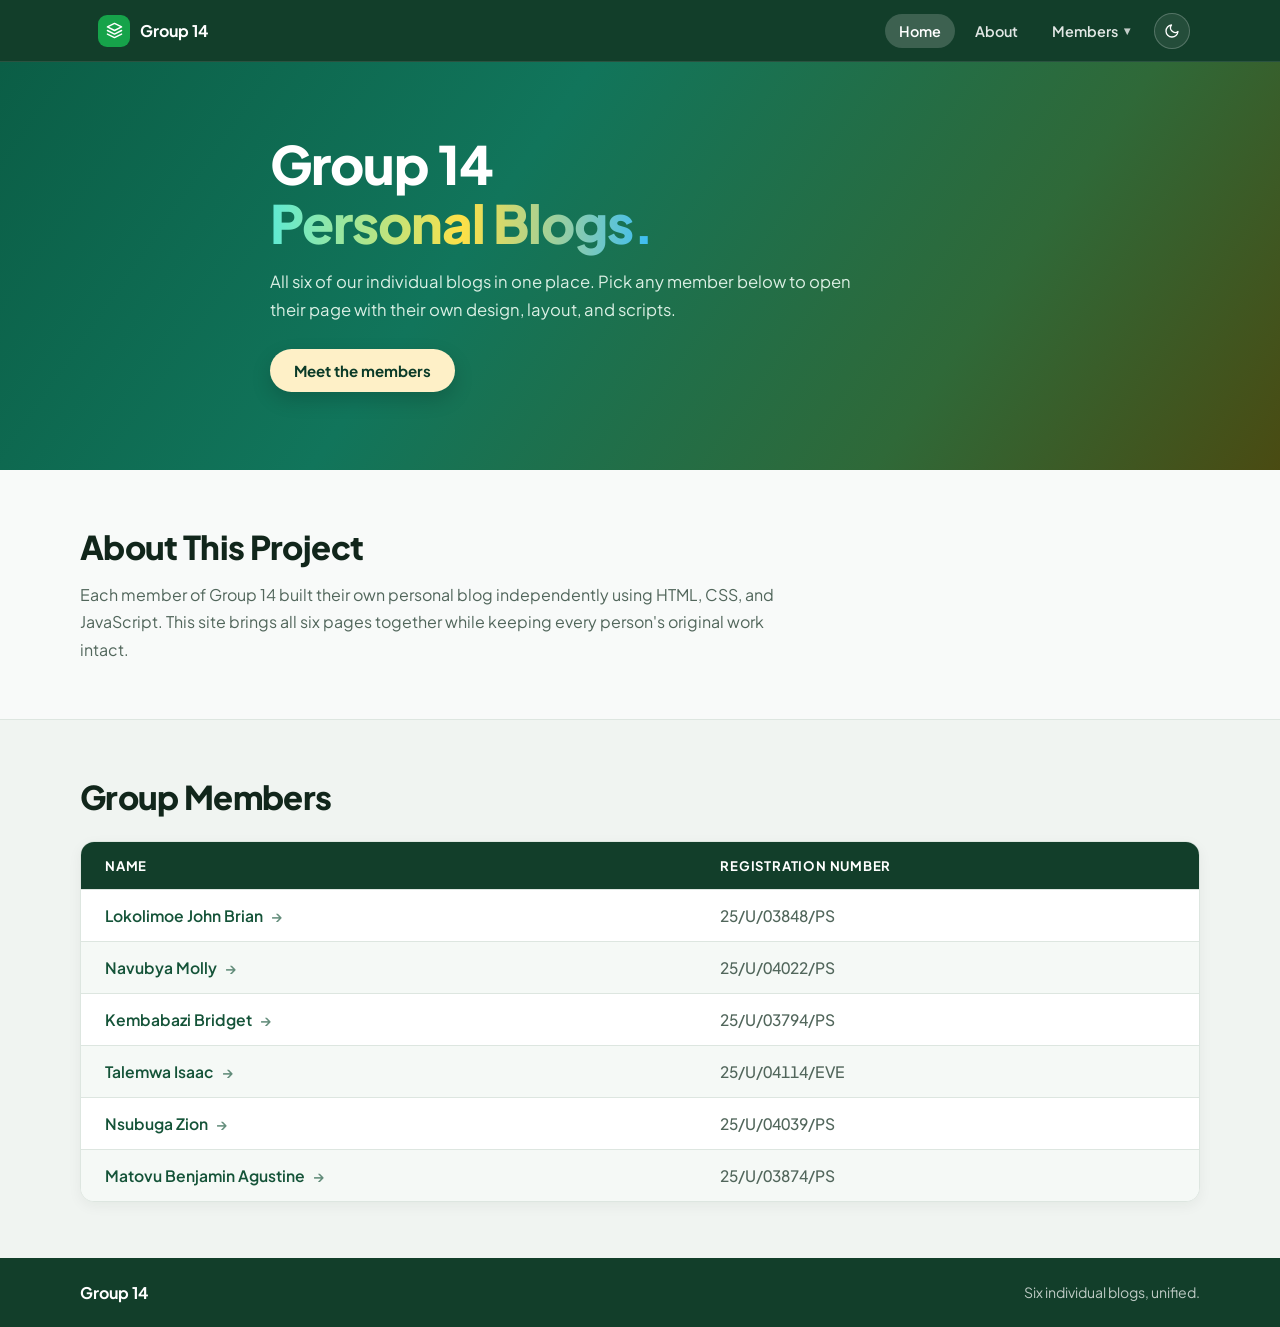
<file: index.html>
<!DOCTYPE html>
<html lang="en">
<head>
  <meta charset="UTF-8">
  <meta name="viewport" content="width=device-width, initial-scale=1.0">
  <title>Group 14 | Personal Blogs</title>
  <link rel="preconnect" href="https://fonts.googleapis.com">
  <link rel="preconnect" href="https://fonts.gstatic.com" crossorigin>
  <link href="https://fonts.googleapis.com/css2?family=Plus+Jakarta+Sans:wght@400;500;600;700;800&display=swap" rel="stylesheet">
  <link rel="stylesheet" href="hub.css">
  <script src="hub.js" defer></script>
</head>
<body>
  <header class="hub-bar">
    <div class="hub-bar-inner">
      <button type="button" class="hub-brand" id="hubHomeBtn" aria-label="Group 14 Home">
        <span class="hub-logo" aria-hidden="true">
          <svg viewBox="0 0 24 24" fill="none" stroke="currentColor" stroke-width="2" stroke-linecap="round" stroke-linejoin="round">
            <polygon points="12 2 2 7 12 12 22 7 12 2"></polygon>
            <polyline points="2 12 12 17 22 12"></polyline>
            <polyline points="2 17 12 22 22 17"></polyline>
          </svg>
        </span>
        <span class="hub-brand-text">Group 14</span>
      </button>

      <nav class="hub-nav-actions" aria-label="Primary navigation">
        <button type="button" class="nav-link is-active" id="navHomeBtn">Home</button>
        <a class="nav-link" href="#aboutSection" id="navAboutLink">About</a>

        <div class="dropdown" id="membersDropdown">
          <button
            type="button"
            class="nav-link dropdown-trigger"
            id="membersDropdownBtn"
            aria-expanded="false"
            aria-haspopup="true"
          >
            <span id="dropdownLabel">Members</span>
            <span class="caret" aria-hidden="true">▾</span>
          </button>
          <div class="dropdown-menu" id="membersMenu" role="menu"></div>
        </div>

        <button
          type="button"
          class="theme-btn"
          id="hubThemeBtn"
          aria-label="Toggle dark mode"
          title="Toggle dark mode"
        >
          <svg viewBox="0 0 24 24" fill="none" stroke="currentColor" stroke-width="2" stroke-linecap="round" stroke-linejoin="round" aria-hidden="true">
            <path d="M21 12.79A9 9 0 1 1 11.21 3 7 7 0 0 0 21 12.79z"></path>
          </svg>
        </button>
      </nav>
    </div>
  </header>

  <main class="hub-main" id="hubView">
    <section class="hub-hero">
      <div class="hub-hero-inner">
        <h1 class="hero-title">
          Group 14<br>
          <span class="hero-gradient">Personal Blogs.</span>
        </h1>
        <p class="hero-copy">
          All six of our individual blogs in one place. Pick any member below to open their page with their own design, layout, and scripts.
        </p>
        <a class="hero-cta" href="#membersSection">Meet the members</a>
      </div>
    </section>

    <section class="hub-section" id="aboutSection">
      <div class="section-container">
        <h2 class="section-heading">About This Project</h2>
        <p class="about-summary">
          Each member of Group 14 built their own personal blog independently using HTML, CSS, and JavaScript. This site brings all six pages together while keeping every person's original work intact.
        </p>
      </div>
    </section>

    <section class="hub-section members-section" id="membersSection">
      <div class="section-container">
        <h2 class="section-heading">Group Members</h2>
        <div class="member-table-wrap">
          <table class="member-table" aria-label="Group Members">
            <thead>
              <tr>
                <th scope="col">Name</th>
                <th scope="col">Registration Number</th>
              </tr>
            </thead>
            <tbody id="memberTableBody"></tbody>
          </table>
        </div>
      </div>
    </section>

    <footer class="hub-footer">
      <div class="section-container footer-inner">
        <p class="footer-brand">Group 14</p>
        <p class="footer-note">Six individual blogs, unified.</p>
      </div>
    </footer>
  </main>

  <div class="viewer-wrap" id="viewerWrap" hidden>
    <iframe
      id="memberFrame"
      class="member-frame"
      title="Selected member personal blog"
      loading="eager"
    ></iframe>
  </div>
</body>
</html>
</file>
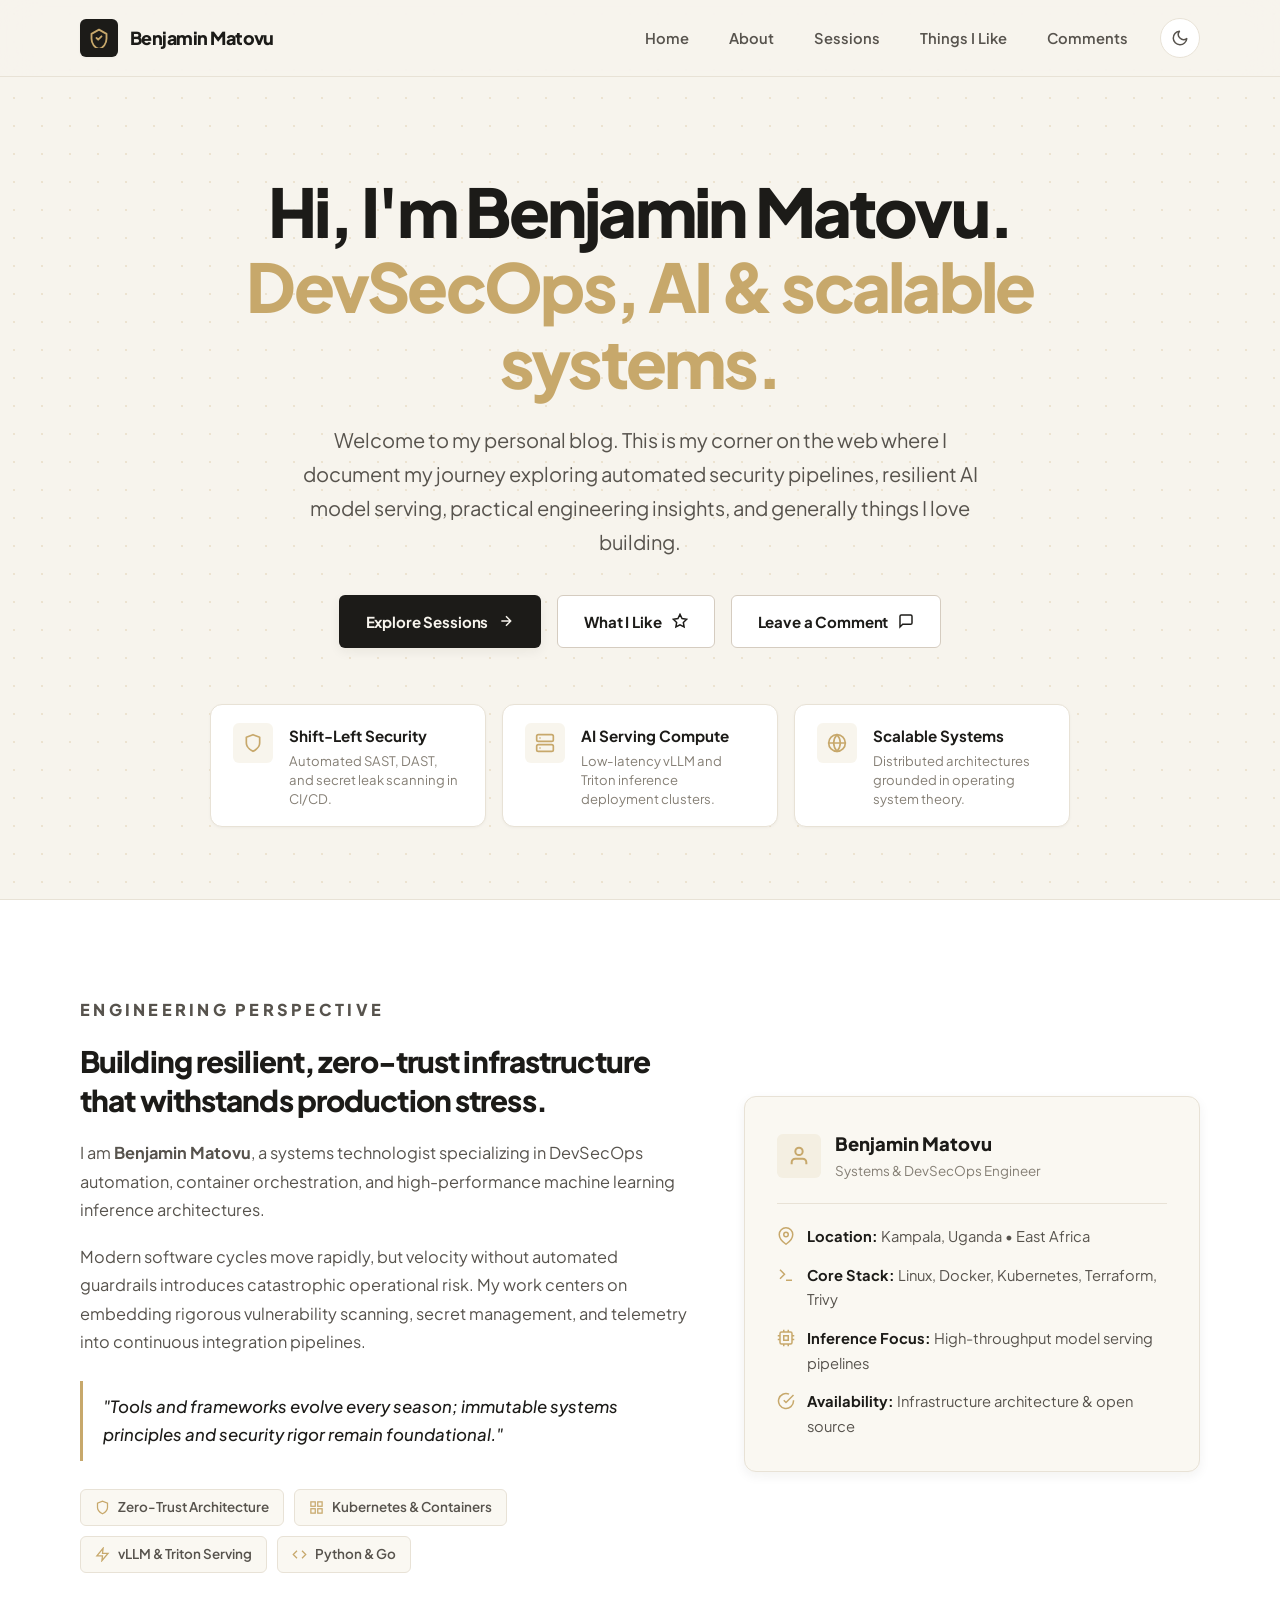
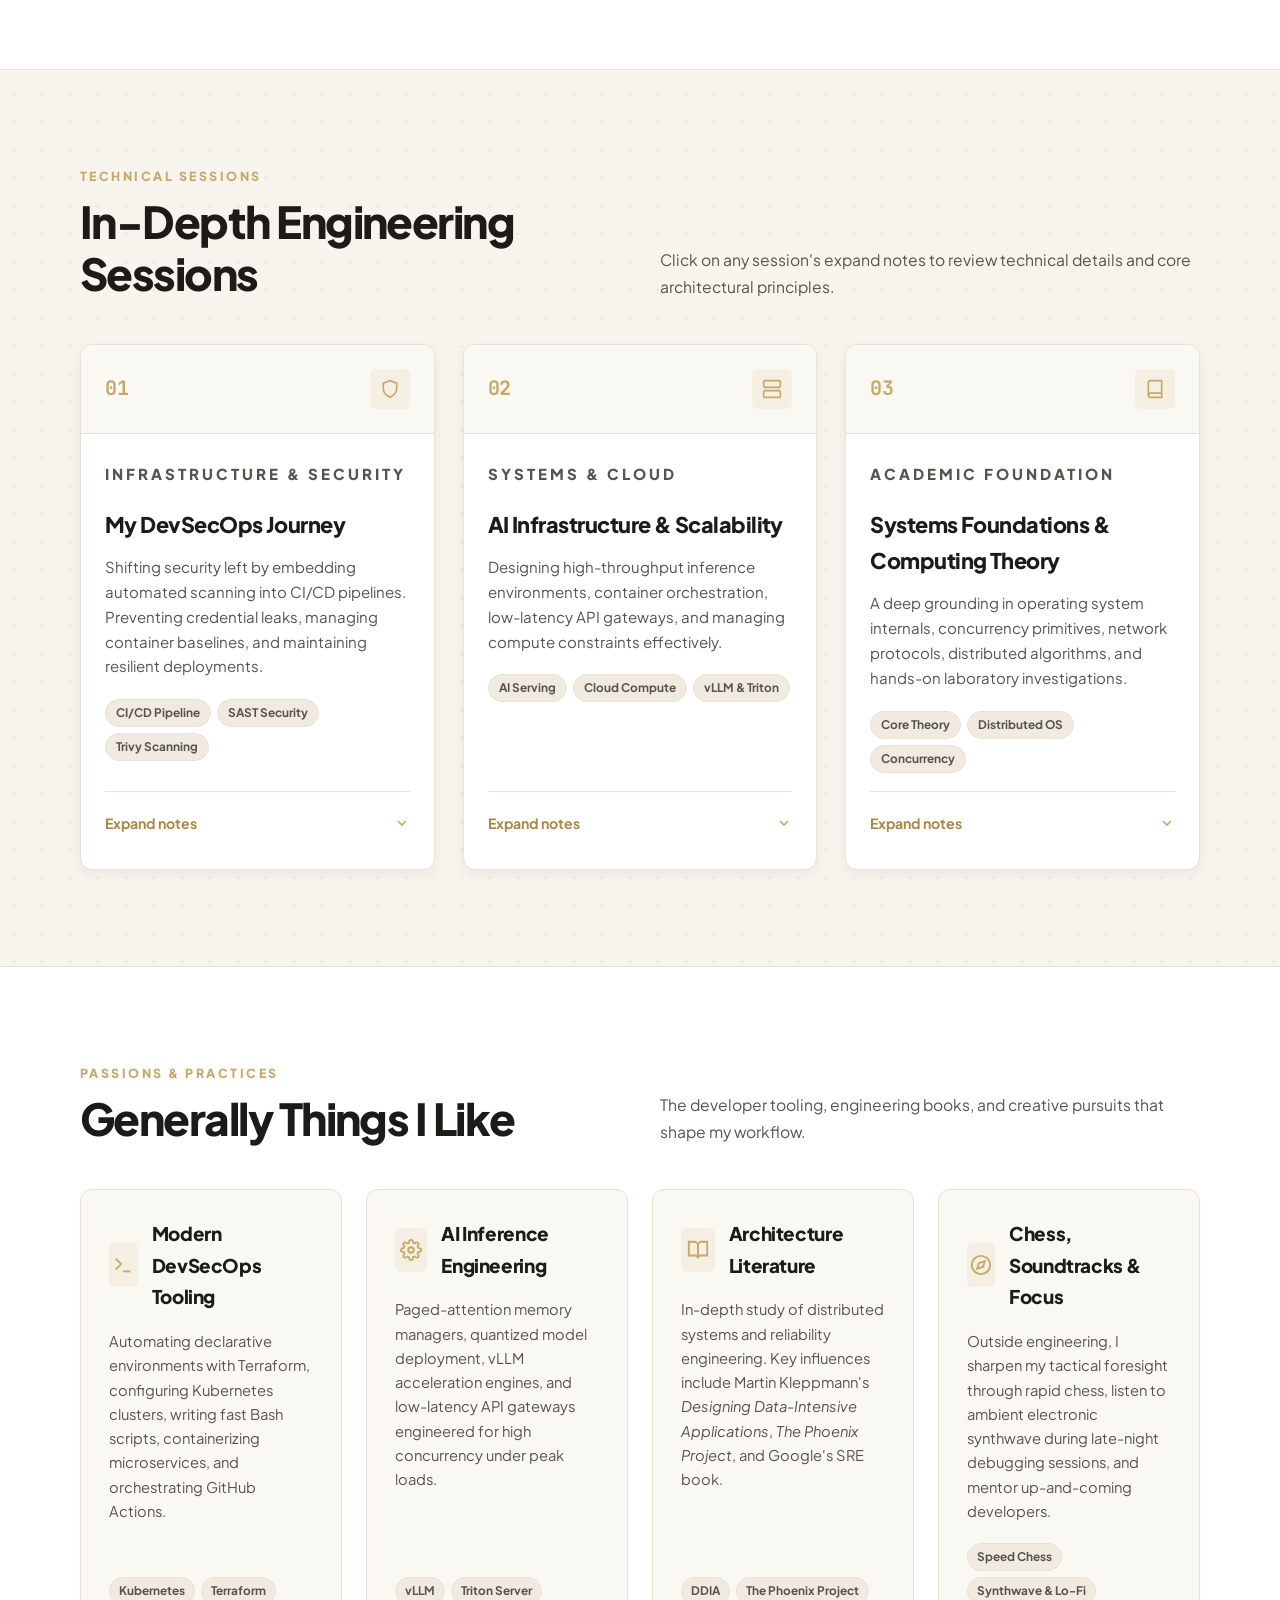
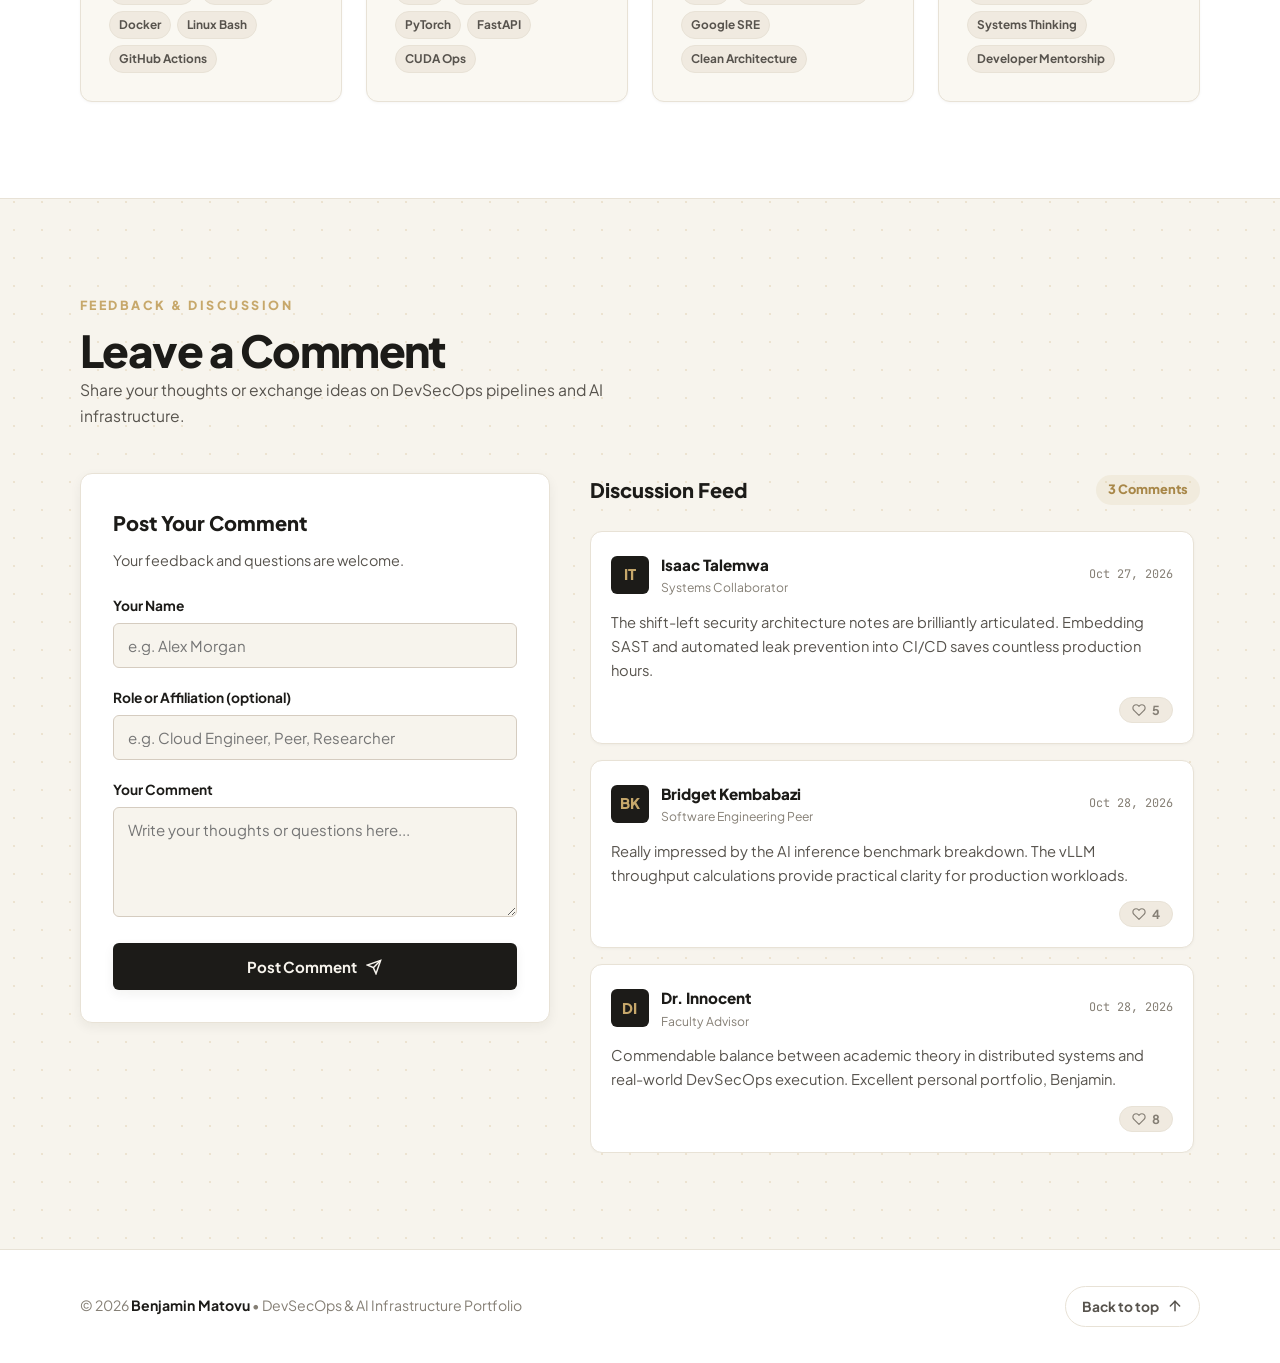
<file: Benja/index.html>
<!DOCTYPE html>
<html lang="en">
<head>
  <meta charset="UTF-8">
  <meta name="viewport" content="width=device-width, initial-scale=1.0">
  <title>Benjamin Matovu | DevSecOps &amp; AI Infrastructure</title>
  <meta name="description" content="Personal engineering notebook and portfolio of Benjamin Matovu, exploring DevSecOps, AI infrastructure, and resilient distributed systems.">
  <link rel="preconnect" href="https://fonts.googleapis.com">
  <link rel="preconnect" href="https://fonts.gstatic.com" crossorigin>
  <link href="https://fonts.googleapis.com/css2?family=Plus+Jakarta+Sans:ital,wght@0,300;0,400;0,500;0,600;0,700;0,800;1,400;1,600&family=JetBrains+Mono:wght@400;500;600&display=swap" rel="stylesheet">
  <link rel="stylesheet" href="style.css">
  <script src="script.js" defer></script>
</head>
<body>

  <!-- Top Navigation Bar (Solely Benjamin's Personal Page) -->
  <header class="site-header">
    <div class="container site-nav">
      <a class="brand" href="#top" aria-label="Benjamin Matovu Home">
        <span class="brand-icon">
          <!-- Web Code Shield Vector Icon -->
          <svg viewBox="0 0 24 24" fill="none" stroke="currentColor" stroke-width="2.2" stroke-linecap="round" stroke-linejoin="round" aria-hidden="true">
            <path d="M12 2L3 7v6c0 5.55 3.84 10.74 9 12 5.16-1.26 9-6.45 9-12V7l-9-5z"></path>
            <polyline points="9 12 11 14 15 10"></polyline>
          </svg>
        </span>
        <span class="brand-title">Benjamin Matovu</span>
      </a>

      <button class="menu-toggle" id="menuToggle" aria-label="Toggle navigation" aria-expanded="false">
        <!-- Web Menu Bars Vector Icon -->
        <svg viewBox="0 0 24 24" fill="none" stroke="currentColor" stroke-width="2.2" stroke-linecap="round" stroke-linejoin="round" aria-hidden="true">
          <line x1="3" y1="12" x2="21" y2="12"></line>
          <line x1="3" y1="6" x2="21" y2="6"></line>
          <line x1="3" y1="18" x2="21" y2="18"></line>
        </svg>
      </button>

      <nav class="nav-links" id="navLinks" aria-label="Main Navigation">
        <a class="nav-item" href="#top">Home</a>
        <a class="nav-item" href="#about">About</a>
        <a class="nav-item" href="#sessions">Sessions</a>
        <a class="nav-item" href="#likes">Things I Like</a>
        <a class="nav-item" href="#comments">Comments</a>

        <button class="theme-icon-toggle" id="themeToggle" type="button" aria-label="Switch to dark mode" title="Toggle Theme">
          <!-- Web Theme Moon Vector Icon -->
          <svg viewBox="0 0 24 24" fill="none" stroke="currentColor" stroke-width="2" stroke-linecap="round" stroke-linejoin="round" aria-hidden="true">
            <path d="M21 12.79A9 9 0 1 1 11.21 3 7 7 0 0 0 21 12.79z"></path>
          </svg>
        </button>
      </nav>
    </div>
  </header>

  <!-- Personal Hero Section -->
  <section class="hero" id="top">
    <div class="container hero-content">
      <h1 class="hero-headline">
        Hi, I'm Benjamin Matovu.<br>
        <span class="accent-gold">DevSecOps, AI &amp; scalable systems.</span>
      </h1>

      <p class="hero-statement">
        Welcome to my personal blog. This is my corner on the web where I document my journey exploring automated security pipelines, resilient AI model serving, practical engineering insights, and generally things I love building.
      </p>

      <div class="hero-action-row">
        <a class="btn btn-primary" href="#sessions">
          <span>Explore Sessions</span>
          <svg width="16" height="16" viewBox="0 0 24 24" fill="none" stroke="currentColor" stroke-width="2.2"><path d="M5 12h14M12 5l7 7-7 7"/></svg>
        </a>
        <a class="btn btn-secondary" href="#likes">
          <span>What I Like</span>
          <svg width="16" height="16" viewBox="0 0 24 24" fill="none" stroke="currentColor" stroke-width="2.2"><polygon points="12 2 15.09 8.26 22 9.27 17 14.14 18.18 21.02 12 17.77 5.82 21.02 7 14.14 2 9.27 8.91 8.26 12 2"></polygon></svg>
        </a>
        <a class="btn btn-secondary" href="#comments">
          <span>Leave a Comment</span>
          <svg width="16" height="16" viewBox="0 0 24 24" fill="none" stroke="currentColor" stroke-width="2.2"><path d="M21 15a2 2 0 0 1-2 2H7l-4 4V5a2 2 0 0 1 2-2h14a2 2 0 0 1 2 2z"></path></svg>
        </a>
      </div>

      <!-- Core Capabilities Strip (Flaticon Style Vector Icons) -->
      <div class="hero-capabilities">
        <div class="capability-card">
          <div class="capability-icon">
            <svg viewBox="0 0 24 24" fill="none" stroke="currentColor" stroke-width="2" stroke-linecap="round" stroke-linejoin="round">
              <path d="M12 22s8-4 8-10V5l-8-3-8 3v7c0 6 8 10 8 10z"></path>
            </svg>
          </div>
          <div>
            <div class="capability-title">Shift-Left Security</div>
            <div class="capability-desc">Automated SAST, DAST, and secret leak scanning in CI/CD.</div>
          </div>
        </div>

        <div class="capability-card">
          <div class="capability-icon">
            <svg viewBox="0 0 24 24" fill="none" stroke="currentColor" stroke-width="2" stroke-linecap="round" stroke-linejoin="round">
              <rect x="2" y="2" width="20" height="8" rx="2"></rect>
              <rect x="2" y="14" width="20" height="8" rx="2"></rect>
              <line x1="6" y1="6" x2="6.01" y2="6"></line>
              <line x1="6" y1="18" x2="6.01" y2="18"></line>
            </svg>
          </div>
          <div>
            <div class="capability-title">AI Serving Compute</div>
            <div class="capability-desc">Low-latency vLLM and Triton inference deployment clusters.</div>
          </div>
        </div>

        <div class="capability-card">
          <div class="capability-icon">
            <svg viewBox="0 0 24 24" fill="none" stroke="currentColor" stroke-width="2" stroke-linecap="round" stroke-linejoin="round">
              <circle cx="12" cy="12" r="10"></circle>
              <line x1="2" y1="12" x2="22" y2="12"></line>
              <path d="M12 2a15.3 15.3 0 0 1 4 10 15.3 15.3 0 0 1-4 10 15.3 15.3 0 0 1-4-10 15.3 15.3 0 0 1 4-10z"></path>
            </svg>
          </div>
          <div>
            <div class="capability-title">Scalable Systems</div>
            <div class="capability-desc">Distributed architectures grounded in operating system theory.</div>
          </div>
        </div>
      </div>
    </div>
  </section>

  <!-- About Section -->
  <section class="section about-section" id="about">
    <div class="container">
      <div class="about-grid">
        <div class="about-text">
          <p class="section-kicker">ENGINEERING PERSPECTIVE</p>
          <h3>Building resilient, zero-trust infrastructure that withstands production stress.</h3>
          <p>
            I am <strong>Benjamin Matovu</strong>, a systems technologist specializing in DevSecOps automation, container orchestration, and high-performance machine learning inference architectures.
          </p>
          <p>
            Modern software cycles move rapidly, but velocity without automated guardrails introduces catastrophic operational risk. My work centers on embedding rigorous vulnerability scanning, secret management, and telemetry into continuous integration pipelines.
          </p>
          <div class="editorial-quote">
            "Tools and frameworks evolve every season; immutable systems principles and security rigor remain foundational."
          </div>
          <div class="competency-row">
            <span class="badge-tag">
              <svg viewBox="0 0 24 24" fill="none" stroke="currentColor" stroke-width="2"><path d="M12 22s8-4 8-10V5l-8-3-8 3v7c0 6 8 10 8 10z"/></svg>
              Zero-Trust Architecture
            </span>
            <span class="badge-tag">
              <svg viewBox="0 0 24 24" fill="none" stroke="currentColor" stroke-width="2"><rect x="3" y="3" width="7" height="7"/><rect x="14" y="3" width="7" height="7"/><rect x="14" y="14" width="7" height="7"/><rect x="3" y="14" width="7" height="7"/></svg>
              Kubernetes &amp; Containers
            </span>
            <span class="badge-tag">
              <svg viewBox="0 0 24 24" fill="none" stroke="currentColor" stroke-width="2"><polygon points="13 2 3 14 12 14 11 22 21 10 12 10 13 2"/></svg>
              vLLM &amp; Triton Serving
            </span>
            <span class="badge-tag">
              <svg viewBox="0 0 24 24" fill="none" stroke="currentColor" stroke-width="2"><polyline points="16 18 22 12 16 6"/><polyline points="8 6 2 12 8 18"/></svg>
              Python &amp; Go
            </span>
          </div>
        </div>

        <div class="profile-card">
          <div class="profile-card-header">
            <div class="profile-icon">
              <!-- Web User Shield Icon -->
              <svg viewBox="0 0 24 24" fill="none" stroke="currentColor" stroke-width="2.2">
                <path d="M20 21v-2a4 4 0 0 0-4-4H8a4 4 0 0 0-4 4v2"></path>
                <circle cx="12" cy="7" r="4"></circle>
              </svg>
            </div>
            <div>
              <div class="profile-title">Benjamin Matovu</div>
              <div class="profile-subtitle">Systems &amp; DevSecOps Engineer</div>
            </div>
          </div>

          <div class="profile-facts">
            <div class="fact-item">
              <!-- Map Pin Icon -->
              <svg viewBox="0 0 24 24" fill="none" stroke="currentColor" stroke-width="2">
                <path d="M21 10c0 7-9 13-9 13s-9-6-9-13a9 9 0 0 1 18 0z"></path>
                <circle cx="12" cy="10" r="3"></circle>
              </svg>
              <div><strong>Location:</strong> Kampala, Uganda &bull; East Africa</div>
            </div>

            <div class="fact-item">
              <!-- Terminal Icon -->
              <svg viewBox="0 0 24 24" fill="none" stroke="currentColor" stroke-width="2">
                <polyline points="4 17 10 11 4 5"></polyline>
                <line x1="12" y1="19" x2="20" y2="19"></line>
              </svg>
              <div><strong>Core Stack:</strong> Linux, Docker, Kubernetes, Terraform, Trivy</div>
            </div>

            <div class="fact-item">
              <!-- Cpu Chip Icon -->
              <svg viewBox="0 0 24 24" fill="none" stroke="currentColor" stroke-width="2">
                <rect x="4" y="4" width="16" height="16" rx="2"></rect>
                <rect x="9" y="9" width="6" height="6"></rect>
                <line x1="9" y1="1" x2="9" y2="4"></line>
                <line x1="15" y1="1" x2="15" y2="4"></line>
                <line x1="9" y1="20" x2="9" y2="23"></line>
                <line x1="15" y1="20" x2="15" y2="23"></line>
                <line x1="20" y1="9" x2="23" y2="9"></line>
                <line x1="20" y1="14" x2="23" y2="14"></line>
                <line x1="1" y1="9" x2="4" y2="9"></line>
                <line x1="1" y1="14" x2="4" y2="14"></line>
              </svg>
              <div><strong>Inference Focus:</strong> High-throughput model serving pipelines</div>
            </div>

            <div class="fact-item">
              <!-- Check Circle Icon -->
              <svg viewBox="0 0 24 24" fill="none" stroke="currentColor" stroke-width="2">
                <path d="M22 11.08V12a10 10 0 1 1-5.93-9.14"></path>
                <polyline points="22 4 12 14.01 9 11.01"></polyline>
              </svg>
              <div><strong>Availability:</strong> Infrastructure architecture &amp; open source</div>
            </div>
          </div>
        </div>
      </div>
    </div>
  </section>

  <!-- Sessions Section -->
  <main class="container section" id="sessions">
    <div class="section-heading heading-row">
      <div>
        <p class="section-kicker">TECHNICAL SESSIONS</p>
        <h2 class="section-title">In-Depth Engineering Sessions</h2>
      </div>
      <p class="section-subtext">Click on any session's expand notes to review technical details and core architectural principles.</p>
    </div>

    <div class="session-grid">
      
      <!-- Session 1: DevSecOps Journey -->
      <article class="session-card">
        <div class="card-top">
          <span class="session-number">01</span>
          <span class="icon-badge">
            <svg viewBox="0 0 24 24" fill="none" stroke="currentColor" stroke-width="2">
              <path d="M12 22s8-4 8-10V5l-8-3-8 3v7c0 6 8 10 8 10z"></path>
            </svg>
          </span>
        </div>
        <div class="card-body">
          <p class="section-kicker">INFRASTRUCTURE &amp; SECURITY</p>
          <h3>My DevSecOps Journey</h3>
          <p>
            Shifting security left by embedding automated scanning into CI/CD pipelines. Preventing credential leaks, managing container baselines, and maintaining resilient deployments.
          </p>
          <div class="tag-list">
            <span class="tag-pill">CI/CD Pipeline</span>
            <span class="tag-pill">SAST Security</span>
            <span class="tag-pill">Trivy Scanning</span>
          </div>

          <details class="session-accordion">
            <summary>
              <span>Expand notes</span>
              <svg class="accordion-arrow" viewBox="0 0 24 24" fill="none" stroke="currentColor" stroke-width="2.5"><polyline points="6 9 12 15 18 9"/></svg>
            </summary>
            <div class="accordion-content">
              <h4>Security as Code</h4>
              <p>
                Embedding SAST, container security scanning, and secret leak detection directly into deployment workflows. Catching vulnerabilities during code review before code ever reaches production.
              </p>
              <p><strong>Principle:</strong> Security is not an afterthought; it is fundamental architecture.</p>
            </div>
          </details>
        </div>
      </article>

      <!-- Session 2: AI Infrastructure -->
      <article class="session-card">
        <div class="card-top">
          <span class="session-number">02</span>
          <span class="icon-badge">
            <svg viewBox="0 0 24 24" fill="none" stroke="currentColor" stroke-width="2">
              <rect x="2" y="2" width="20" height="8" rx="2"></rect>
              <rect x="2" y="14" width="20" height="8" rx="2"></rect>
              <line x1="6" y1="6" x2="6.01" y2="6"></line>
              <line x1="6" y1="18" x2="6.01" y2="18"></line>
            </svg>
          </span>
        </div>
        <div class="card-body">
          <p class="section-kicker">SYSTEMS &amp; CLOUD</p>
          <h3>AI Infrastructure &amp; Scalability</h3>
          <p>
            Designing high-throughput inference environments, container orchestration, low-latency API gateways, and managing compute constraints effectively.
          </p>
          <div class="tag-list">
            <span class="tag-pill">AI Serving</span>
            <span class="tag-pill">Cloud Compute</span>
            <span class="tag-pill">vLLM &amp; Triton</span>
          </div>

          <details class="session-accordion">
            <summary>
              <span>Expand notes</span>
              <svg class="accordion-arrow" viewBox="0 0 24 24" fill="none" stroke="currentColor" stroke-width="2.5"><polyline points="6 9 12 15 18 9"/></svg>
            </summary>
            <div class="accordion-content">
              <h4>Model Serving Workloads</h4>
              <p>
                Building reliable cloud pipelines that handle fluctuating traffic, optimize memory usage, and ensure uptime for machine learning deployments.
              </p>
              <p><strong>Principle:</strong> Great AI models require even better infrastructure to be useful.</p>
            </div>
          </details>
        </div>
      </article>

      <!-- Session 3: Core Systems & Foundations -->
      <article class="session-card">
        <div class="card-top">
          <span class="session-number">03</span>
          <span class="icon-badge">
            <svg viewBox="0 0 24 24" fill="none" stroke="currentColor" stroke-width="2">
              <path d="M4 19.5A2.5 2.5 0 0 1 6.5 17H20"></path>
              <path d="M6.5 2H20v20H6.5A2.5 2.5 0 0 1 4 19.5v-15A2.5 2.5 0 0 1 6.5 2z"></path>
            </svg>
          </span>
        </div>
        <div class="card-body">
          <p class="section-kicker">ACADEMIC FOUNDATION</p>
          <h3>Systems Foundations &amp; Computing Theory</h3>
          <p>
            A deep grounding in operating system internals, concurrency primitives, network protocols, distributed algorithms, and hands-on laboratory investigations.
          </p>
          <div class="tag-list">
            <span class="tag-pill">Core Theory</span>
            <span class="tag-pill">Distributed OS</span>
            <span class="tag-pill">Concurrency</span>
          </div>

          <details class="session-accordion">
            <summary>
              <span>Expand notes</span>
              <svg class="accordion-arrow" viewBox="0 0 24 24" fill="none" stroke="currentColor" stroke-width="2.5"><polyline points="6 9 12 15 18 9"/></svg>
            </summary>
            <div class="accordion-content">
              <h4>Foundations Matter</h4>
              <p>
                From operating system internals and network protocols to group problem-solving. Rigorous coursework provides the mental models needed to debug complex production systems under pressure.
              </p>
              <p><strong>Principle:</strong> Tools change every few years; core computing principles remain timeless.</p>
            </div>
          </details>
        </div>
      </article>

    </div>
  </main>

  <!-- Things I Like Section (Zero Emojis, Flaticon Style Vector Web Icons) -->
  <section class="section likes-section" id="likes">
    <div class="container">
      <div class="section-heading heading-row">
        <div>
          <p class="section-kicker">PASSIONS &amp; PRACTICES</p>
          <h2 class="section-title">Generally Things I Like</h2>
        </div>
        <p class="section-subtext">The developer tooling, engineering books, and creative pursuits that shape my workflow.</p>
      </div>

      <div class="likes-grid">
        
        <!-- Like 1: Modern DevSecOps Stack -->
        <div class="like-card">
          <div class="like-header">
            <div class="like-icon-wrap">
              <!-- Web Terminal & Layers Icon -->
              <svg viewBox="0 0 24 24" fill="none" stroke="currentColor" stroke-width="2">
                <polyline points="4 17 10 11 4 5"></polyline>
                <line x1="12" y1="19" x2="20" y2="19"></line>
              </svg>
            </div>
            <h3>Modern DevSecOps Tooling</h3>
          </div>
          <p>
            Automating declarative environments with Terraform, configuring Kubernetes clusters, writing fast Bash scripts, containerizing microservices, and orchestrating GitHub Actions.
          </p>
          <div class="like-chips">
            <span class="like-chip">Kubernetes</span>
            <span class="like-chip">Terraform</span>
            <span class="like-chip">Docker</span>
            <span class="like-chip">Linux Bash</span>
            <span class="like-chip">GitHub Actions</span>
          </div>
        </div>

        <!-- Like 2: AI Inference & Systems -->
        <div class="like-card">
          <div class="like-header">
            <div class="like-icon-wrap">
              <!-- Web Neural / Microprocessor Icon -->
              <svg viewBox="0 0 24 24" fill="none" stroke="currentColor" stroke-width="2">
                <circle cx="12" cy="12" r="3"></circle>
                <path d="M19.4 15a1.65 1.65 0 0 0 .33 1.82l.06.06a2 2 0 0 1 0 2.83 2 2 0 0 1-2.83 0l-.06-.06a1.65 1.65 0 0 0-1.82-.33 1.65 1.65 0 0 0-1 1.51V21a2 2 0 0 1-2 2 2 2 0 0 1-2-2v-.09A1.65 1.65 0 0 0 9 19.4a1.65 1.65 0 0 0-1.82.33l-.06.06a2 2 0 0 1-2.83 0 2 2 0 0 1 0-2.83l.06-.06a1.65 1.65 0 0 0 .33-1.82 1.65 1.65 0 0 0-1.51-1H3a2 2 0 0 1-2-2 2 2 0 0 1 2-2h.09A1.65 1.65 0 0 0 4.6 9a1.65 1.65 0 0 0-.33-1.82l-.06-.06a2 2 0 0 1 0-2.83 2 2 0 0 1 2.83 0l.06.06a1.65 1.65 0 0 0 1.82.33H9a1.65 1.65 0 0 0 1-1.51V3a2 2 0 0 1 2-2 2 2 0 0 1 2 2v.09a1.65 1.65 0 0 0 1 1.51 1.65 1.65 0 0 0 1.82-.33l.06-.06a2 2 0 0 1 2.83 0 2 2 0 0 1 0 2.83l-.06.06a1.65 1.65 0 0 0-.33 1.82V9a1.65 1.65 0 0 0 1.51 1H21a2 2 0 0 1 2 2 2 2 0 0 1-2 2h-.09a1.65 1.65 0 0 0-1.51 1z"></path>
              </svg>
            </div>
            <h3>AI Inference Engineering</h3>
          </div>
          <p>
            Paged-attention memory managers, quantized model deployment, vLLM acceleration engines, and low-latency API gateways engineered for high concurrency under peak loads.
          </p>
          <div class="like-chips">
            <span class="like-chip">vLLM</span>
            <span class="like-chip">Triton Server</span>
            <span class="like-chip">PyTorch</span>
            <span class="like-chip">FastAPI</span>
            <span class="like-chip">CUDA Ops</span>
          </div>
        </div>

        <!-- Like 3: Engineering Literature -->
        <div class="like-card">
          <div class="like-header">
            <div class="like-icon-wrap">
              <!-- Web Open Book Icon -->
              <svg viewBox="0 0 24 24" fill="none" stroke="currentColor" stroke-width="2">
                <path d="M2 3h6a4 4 0 0 1 4 4v14a3 3 0 0 0-3-3H2z"></path>
                <path d="M22 3h-6a4 4 0 0 0-4 4v14a3 3 0 0 1 3-3h7z"></path>
              </svg>
            </div>
            <h3>Architecture Literature</h3>
          </div>
          <p>
            In-depth study of distributed systems and reliability engineering. Key influences include Martin Kleppmann's <em>Designing Data-Intensive Applications</em>, <em>The Phoenix Project</em>, and Google's SRE book.
          </p>
          <div class="like-chips">
            <span class="like-chip">DDIA</span>
            <span class="like-chip">The Phoenix Project</span>
            <span class="like-chip">Google SRE</span>
            <span class="like-chip">Clean Architecture</span>
          </div>
        </div>

        <!-- Like 4: Strategy & Tactical Focus -->
        <div class="like-card">
          <div class="like-header">
            <div class="like-icon-wrap">
              <!-- Web Chess / Compass Strategy Icon -->
              <svg viewBox="0 0 24 24" fill="none" stroke="currentColor" stroke-width="2">
                <circle cx="12" cy="12" r="10"></circle>
                <polygon points="16.24 7.76 14.12 14.12 7.76 16.24 9.88 9.88 16.24 7.76"></polygon>
              </svg>
            </div>
            <h3>Chess, Soundtracks &amp; Focus</h3>
          </div>
          <p>
            Outside engineering, I sharpen my tactical foresight through rapid chess, listen to ambient electronic synthwave during late-night debugging sessions, and mentor up-and-coming developers.
          </p>
          <div class="like-chips">
            <span class="like-chip">Speed Chess</span>
            <span class="like-chip">Synthwave &amp; Lo-Fi</span>
            <span class="like-chip">Systems Thinking</span>
            <span class="like-chip">Developer Mentorship</span>
          </div>
        </div>

      </div>
    </div>
  </section>

  <!-- Comments Section -->
  <section class="section comments-section" id="comments">
    <div class="container">
      <div class="section-heading">
        <p class="section-kicker">FEEDBACK &amp; DISCUSSION</p>
        <h2 class="section-title">Leave a Comment</h2>
        <p class="section-subtext">Share your thoughts or exchange ideas on DevSecOps pipelines and AI infrastructure.</p>
      </div>

      <div class="comments-layout">
        
        <!-- Comment Submission Form -->
        <div class="comment-card">
          <h3 style="margin-bottom: 8px; font-size: 1.25rem; font-weight: 800;">Post Your Comment</h3>
          <p style="color: var(--text-secondary); font-size: 0.9rem; margin-bottom: 22px;">
            Your feedback and questions are welcome.
          </p>

          <form id="commentForm" class="comment-form">
            <div class="form-group">
              <label for="visitorName">Your Name</label>
              <input type="text" id="visitorName" placeholder="e.g. Alex Morgan" required autocomplete="name">
            </div>

            <div class="form-group">
              <label for="visitorRole">Role or Affiliation (optional)</label>
              <input type="text" id="visitorRole" placeholder="e.g. Cloud Engineer, Peer, Researcher">
            </div>

            <div class="form-group">
              <label for="visitorMessage">Your Comment</label>
              <textarea id="visitorMessage" placeholder="Write your thoughts or questions here..." rows="4" required></textarea>
            </div>

            <button type="submit" class="btn btn-primary" style="width: 100%;">
              <span>Post Comment</span>
              <!-- Send Icon -->
              <svg width="16" height="16" viewBox="0 0 24 24" fill="none" stroke="currentColor" stroke-width="2.2"><line x1="22" y1="2" x2="11" y2="13"/><polygon points="22 2 15 22 11 13 2 9 22 2"/></svg>
            </button>
          </form>
        </div>

        <!-- Comments Feed -->
        <div class="comments-feed-wrapper">
          <div class="comments-header-badge">
            <h3 style="font-size: 1.25rem; font-weight: 800;">Discussion Feed</h3>
            <span class="comment-count-pill" id="commentCountBadge">3 Comments</span>
          </div>

          <div class="comments-list" id="commentsList">
            <!-- Rendered by script.js with zero emojis and clean SVG vector icons -->
          </div>
        </div>

      </div>
    </div>
  </section>

  <!-- Site Footer -->
  <footer class="site-footer">
    <div class="container footer-inner">
      <div class="footer-copy">
        <p>&copy; 2026 <strong>Benjamin Matovu</strong> &bull; DevSecOps &amp; AI Infrastructure Portfolio</p>
      </div>
      <a href="#top" class="back-top-pill" aria-label="Scroll back to top">
        <span>Back to top</span>
        <svg viewBox="0 0 24 24" fill="none" stroke="currentColor" stroke-width="2.2" stroke-linecap="round" stroke-linejoin="round" aria-hidden="true">
          <line x1="12" y1="19" x2="12" y2="5"></line>
          <polyline points="5 12 12 5 19 12"></polyline>
        </svg>
      </a>
    </div>
  </footer>

  <!-- Toast Notification -->
  <div id="toastNotice" class="toast-notice" role="status" aria-live="polite">
    Comment posted successfully.
  </div>

</body>
</html>
</file>
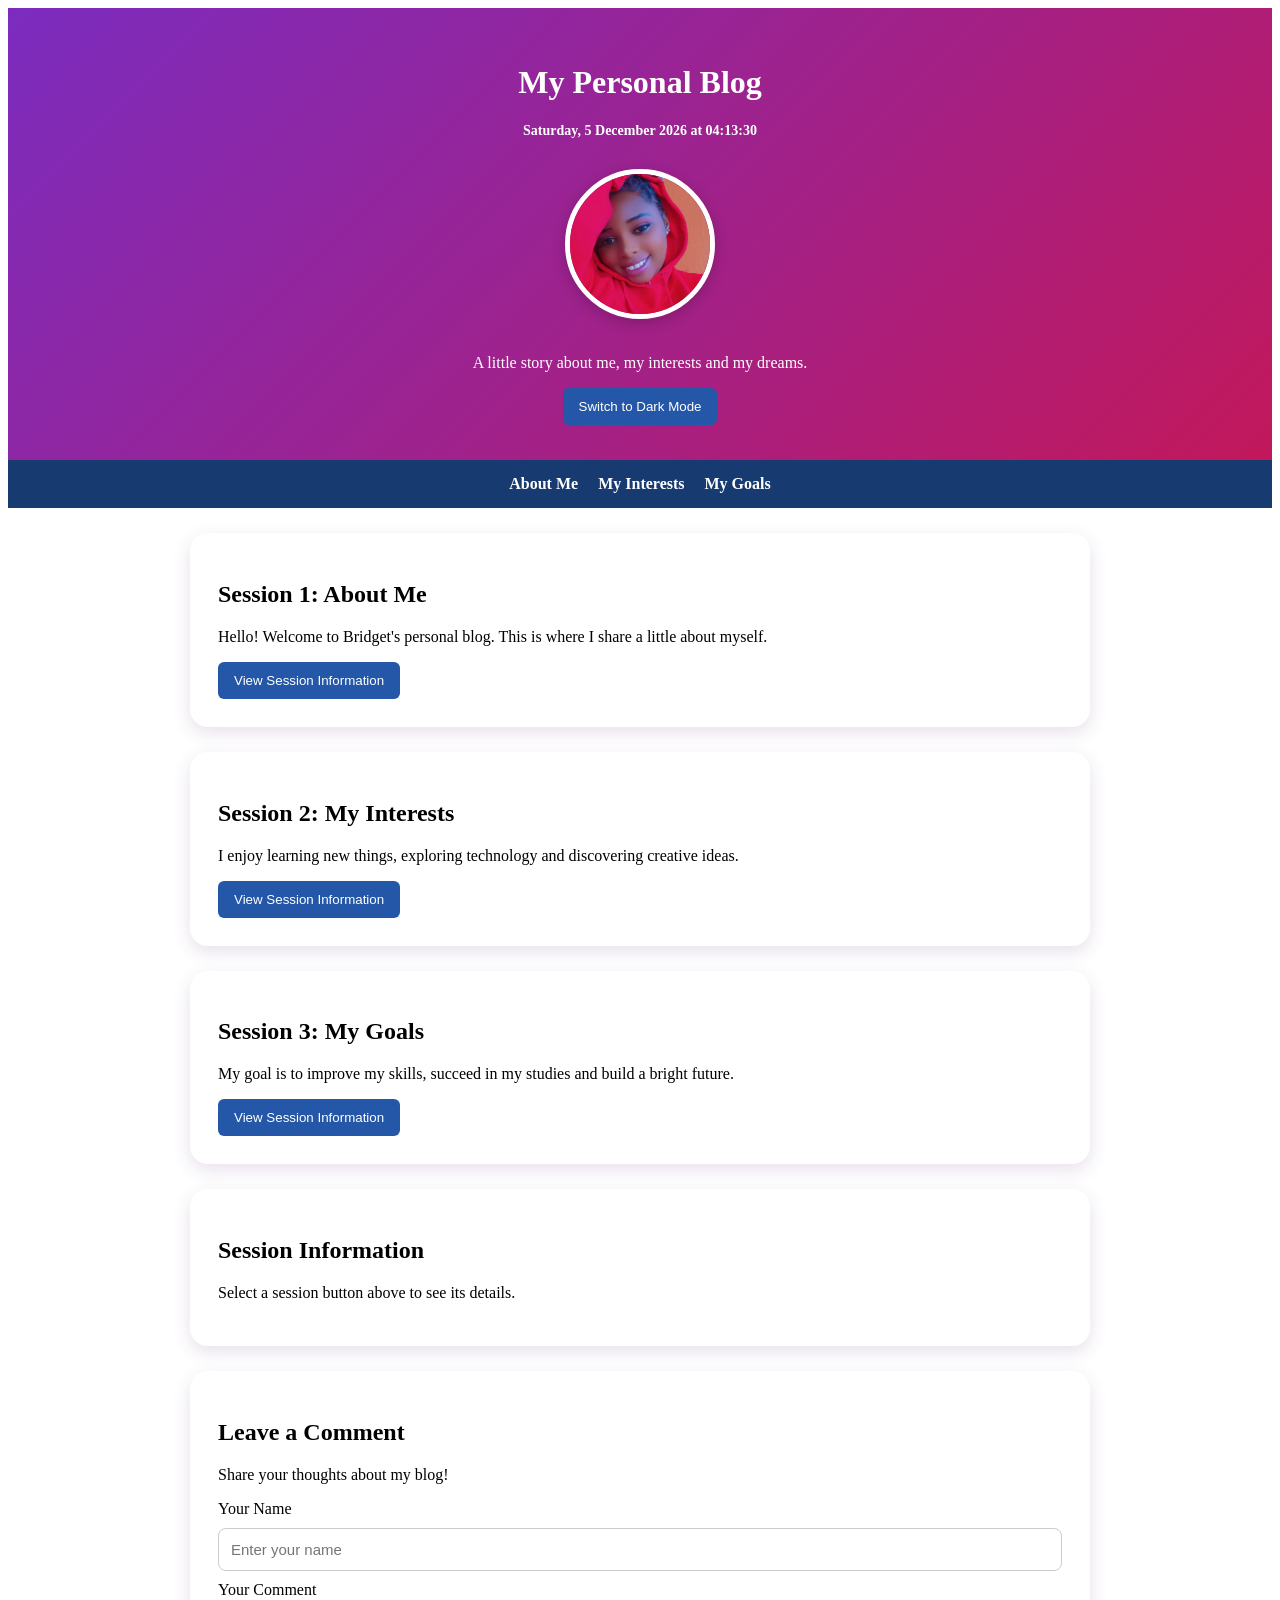
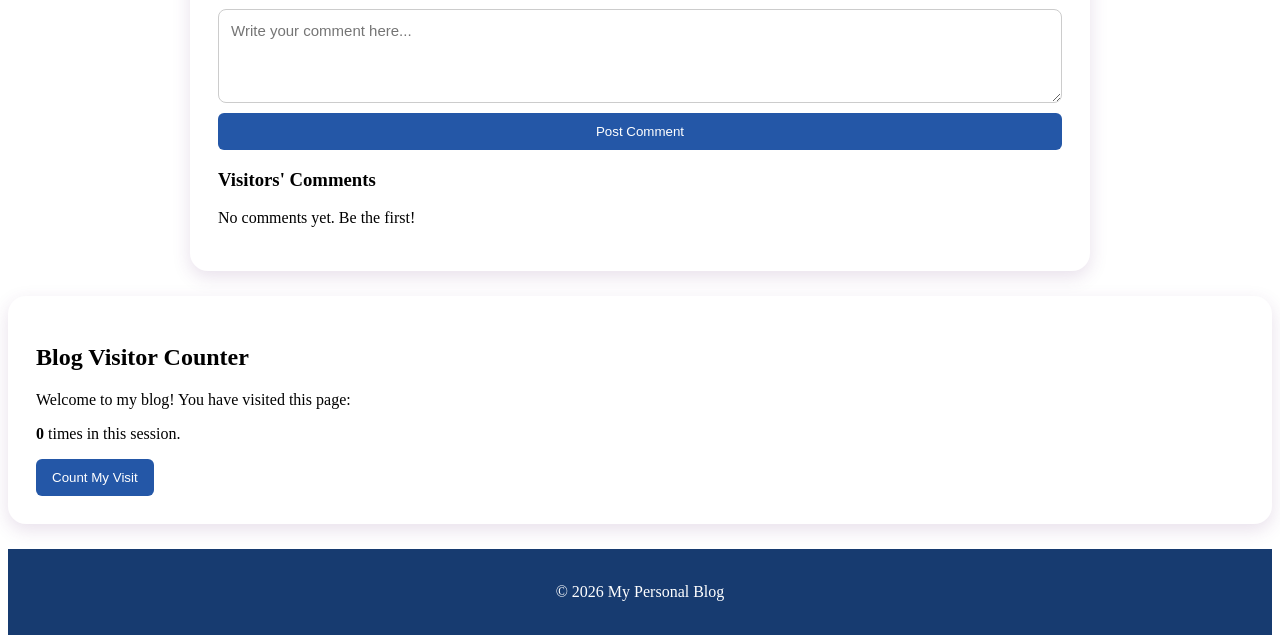
<file: Bridget/index.html>
<!DOCTYPE html>
<html lang="en">
<head>
    <meta charset="UTF-8">
    <meta name="viewport" content="width=device-width, initial-scale=1.0">
    <title>My Personal Blog</title>
    <link rel="stylesheet" href="style.css">
    <script src="script.js" defer></script>
</head>
<body>

    <header>
        <h1>My Personal Blog</h1>
<div id="dateTime"></div>
<img src="profile.jpg.jpeg" alt="My profile picture"
     class="profile-picture">
    

<p>A little story about me, my interests and my dreams.</p>


        <button id="themeButton">Switch to Dark Mode</button>
    </header>

    <nav>
        <a href="#about">About Me</a>
        <a href="#interests">My Interests</a>
        <a href="#goals">My Goals</a>
    </nav>

    <main>
        <section id="about" class="blog-card">
            <h2>Session 1: About Me</h2>
            <p>Hello! Welcome to Bridget's personal blog.
               This is where I share a little about myself.</p>
            <button class="infoButton" data-session="about">
                View Session Information
            </button>
        </section>

        <section id="interests" class="blog-card">
            <h2>Session 2: My Interests</h2>
            <p>I enjoy learning new things, exploring technology
               and discovering creative ideas.</p>
            <button class="infoButton" data-session="interests">
                View Session Information
            </button>
        </section>

        <section id="goals" class="blog-card">
            <h2>Session 3: My Goals</h2>
            <p>My goal is to improve my skills, succeed in my
               studies and build a bright future.</p>
            <button class="infoButton" data-session="goals">
                View Session Information
            </button>
        </section>

        <div id="sessionInfo" aria-live="polite">
            <h2>Session Information</h2>
            <p>Select a session button above to see its details.</p>
        </div>
        
        <section id="comments" class="blog-card">
            <h2>Leave a Comment</h2>
            <p>Share your thoughts about my blog!</p>

            <form id="commentForm">
                <label for="visitorName">Your Name</label>
                <input
                    type="text"
                    id="visitorName"
                    placeholder="Enter your name"
                    required
                >

                <label for="visitorComment">Your Comment</label>
                <textarea
                    id="visitorComment"
                    placeholder="Write your comment here..."
                    rows="4"
                    required
                ></textarea>

                <button type="submit">Post Comment</button>
            </form>

            <h3>Visitors' Comments</h3>
            <div id="commentList">
                <p>No comments yet. Be the first!</p>
            </div>
        </section>
    </main>

<section class="blog-card" id="visitorCounter">
    <h2>Blog Visitor Counter</h2>
    <p>Welcome to my blog! You have visited this page:</p>

    <p>
        <strong id="visitCount">0</strong> times in this session.
    </p>

    <button id="countButton">Count My Visit</button>
</section>

    <footer>
        <p>&copy; 2026 My Personal Blog</p>
    </footer>

<button id="backToTop" title="Back to top">
    ↑ Back to Top
</button>

</body>
</html>
</file>
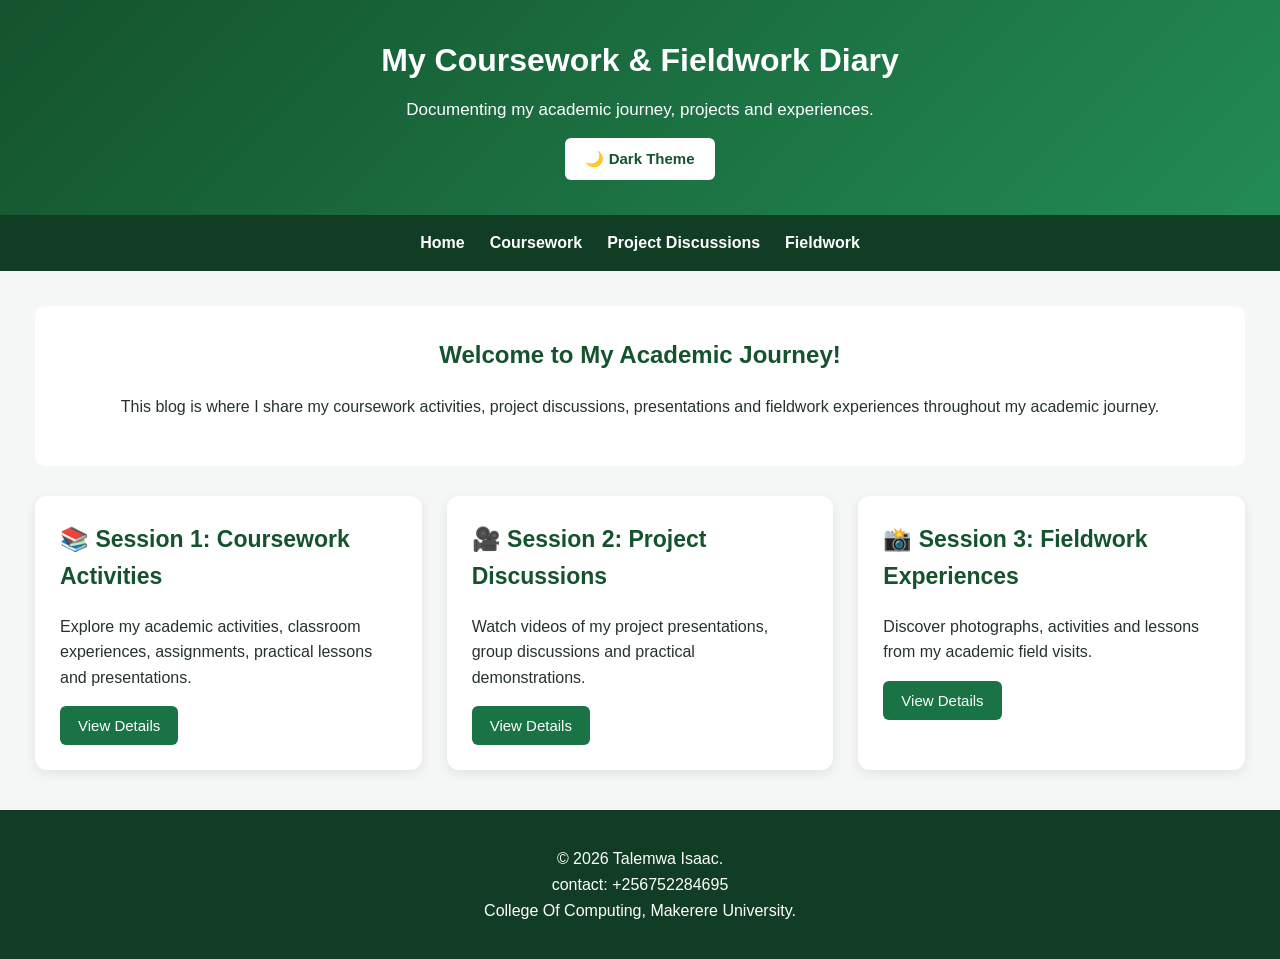
<file: Isaac/index.html>
<!DOCTYPE html>
<html lang="en">

<head>
    <meta charset="UTF-8">
    <meta name="viewport" content="width=device-width, initial-scale=1.0">

    <title>My Coursework & Fieldwork Diary</title>

    <link rel="stylesheet" href="style.css">
    <script src="script.js" defer></script>
</head>

<body>

    <!-- Website Header -->
    <header class="header">

        <h1>My Coursework & Fieldwork Diary</h1>

        <p>Documenting my academic journey, projects and experiences.</p>

        <button id="themeButton">🌙 Dark Theme</button>

    </header>


    <!-- Navigation Menu -->
    <nav class="navigation">

        <a href="#home">Home</a>

        <a href="#coursework">Coursework</a>

        <a href="#projects">Project Discussions</a>

        <a href="#fieldwork">Fieldwork</a>

    </nav>


    <!-- Main Content -->
    <main id="home">

        <section class="welcome">

            <h2>Welcome to My Academic Journey!</h2>

            <p>
                This blog is where I share my coursework activities,
                project discussions, presentations and fieldwork
                experiences throughout my academic journey.
            </p>

        </section>


        <!-- SESSION ONE: COURSEWORK -->
        <section class="blog-card" id="coursework">

            <h2>📚 Session 1: Coursework Activities</h2>

            <p>
                Explore my academic activities, classroom experiences,
                assignments, practical lessons and presentations.
            </p>

            <button class="details-button">View Details</button>

            <div class="details" hidden>

                <h3>My Coursework</h3>

                <p>
                    This section documents what I learn in class,
                    the assignments I complete and the practical
                    activities I participate in.
                </p>

                <p>
                    We are working on a <b>Technopreneurship</b> project focusing on problem identification
                    towards finding it's solution .
                </p>

            </div>

        </section>


        <!-- SESSION TWO: PROJECT DISCUSSIONS -->
        <section class="blog-card" id="projects">

            <h2>🎥 Session 2: Project Discussions</h2>

            <p>
                Watch videos of my project presentations,
                group discussions and practical demonstrations.
            </p>

            <button class="details-button">View Details</button>

            <div class="details" hidden>

                <h3>My Project Videos</h3>

                <p>
                    This section contains recordings of project
                    discussions and demonstrations of the
                    projects I work on.
                </p>

                <video controls preload="metadata" width="100%">

                    <source
                        src="Videos/project-discussion.mp4"
                        type="Video/mp4">

                    Your browser does not support video playback.

                </video>

                <p>
                    Project Discussion Video
                </p>

            </div>

        </section>


        <!-- SESSION THREE: FIELDWORK -->
        <section class="blog-card" id="fieldwork">

            <h2>📸 Session 3: Fieldwork Experiences</h2>

            <p>
                Discover photographs, activities and lessons
                from my academic field visits.
            </p>

            <button class="details-button">View Details</button>

            <div class="details" hidden>

                <h3>My Fieldwork Gallery</h3>

                <p>
                    This gallery will show the places I visit
                    during fieldwork.
                </p>

                <img
                    src="images/fieldwork2.jpeg"
                    alt="Photograph from my fieldwork"
                    width="100%">

                <p>Fieldwork Activity 1</p>

                

            </div>

        </section>

    </main>


    <!-- Website Footer -->
    <footer class="footer">

        <p>
            &copy; 2026 Talemwa Isaac.<br>
            contact: +256752284695 <br>
        College Of Computing, Makerere University.
           
        </p>

    </footer>

</body>

</html>
</file>
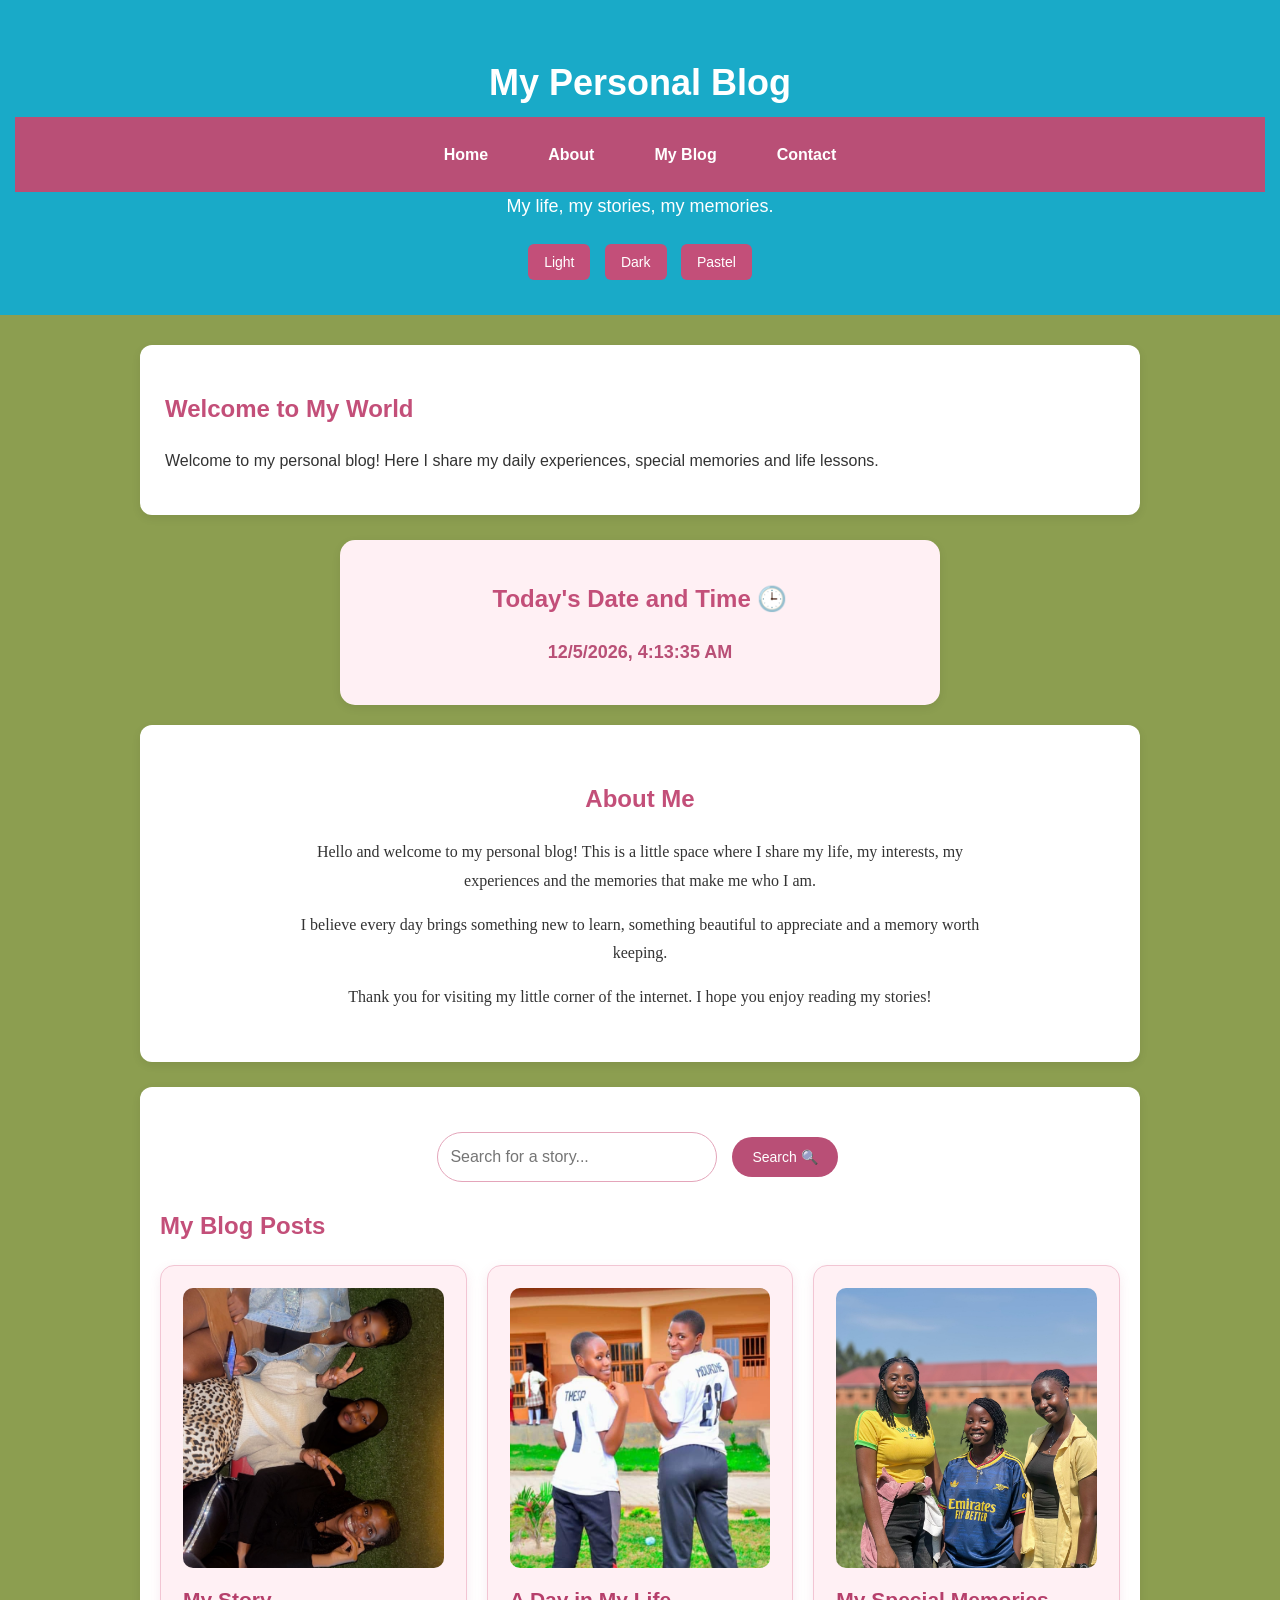
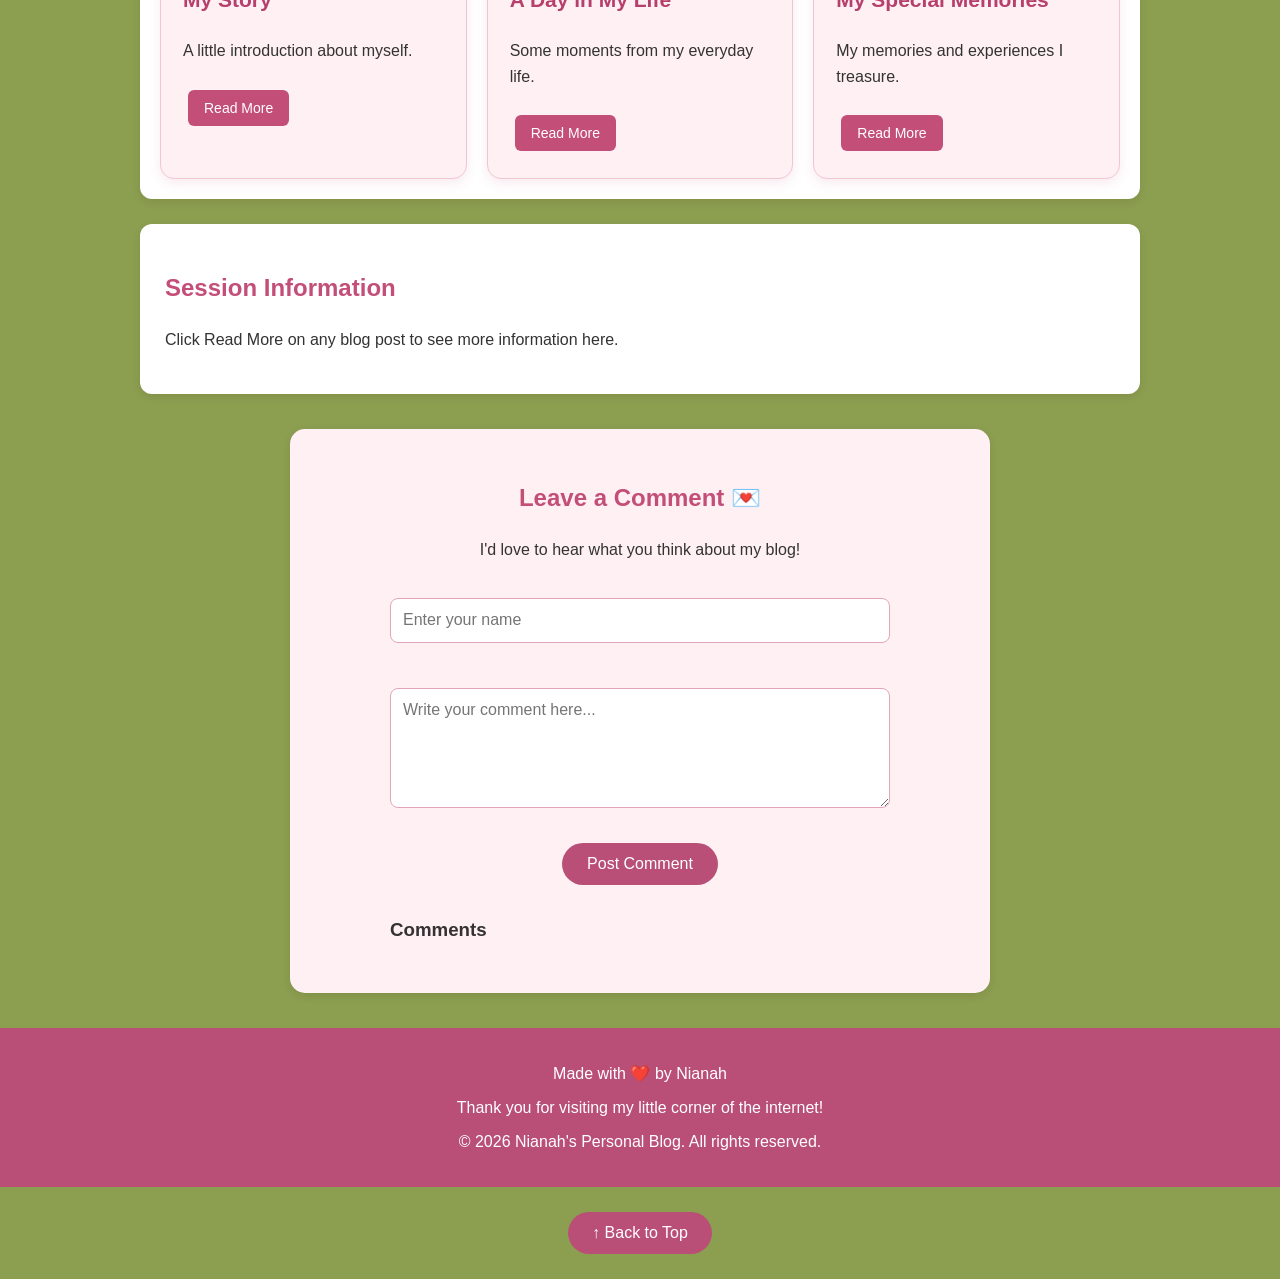
<file: molly/index.html>
<!DOCTYPE html>
<html lang="en">
<head>
    <meta charset="UTF-8">
    <meta name="viewport" content="width=device-width, initial-scale=1.0">
    <title>My Personal Blog</title>
    <link rel="stylesheet" href="style.css">
</head>

<body>

    <header>
        <h1>My Personal Blog</h1>
        
<nav class="navbar">
    <a href="#home">Home</a>
    <a href="#about-me">About</a>
    <a href="#blog">My Blog</a>
    <a href="#contact">Contact</a>
</nav>

        <p>My life, my stories, my memories.</p>

        <button onclick="changeTheme('light')">Light</button>
        <button onclick="changeTheme('dark')">Dark</button>
        <button onclick="changeTheme('pastel')">Pastel</button>
    </header>

    <main id="home">

        <section id="about">
            <h2>Welcome to My World</h2>

            <p>
                Welcome to my personal blog!
                Here I share my daily experiences,
                special memories and life lessons.
            </p>
        </section>
        
<section id="date-time">
    <h2>Today's Date and Time 🕒</h2>
    <p id="currentDateTime"></p>
</section>

<section id="about-me">
    <h2>About Me</h2>

    <p>
        Hello and welcome to my personal blog!
        This is a little space where I share my life,
        my interests, my experiences and the memories
        that make me who I am.
    </p>

    <p>
        I believe every day brings something new to learn,
        something beautiful to appreciate and a memory
        worth keeping.
    </p>

    <p>
        Thank you for visiting my little corner of the internet.
        I hope you enjoy reading my stories!
    </p>
</section>

        <section id="blog">
            
<div class="search-box">
    <input
        type="text"
        id="searchInput"
        placeholder="Search for a story..."
        onkeyup="searchStories()"
    >
    <button type="button" onclick="searchStories()">Search 🔍</button>
</div>

            <h2>My Blog Posts</h2>

            <div class="blog-container">

                <article>
                    <img src="images/mystory.JPG" alt="My story">
                    <h3>My Story</h3>
                    <p>A little introduction about myself.</p>

                    <button onclick="showDetails('story')">
                        Read More
                    </button>
                </article>

                <article>
                  <img src="images/myday.jpg" alt="A day in my life">  
                    <h3>A Day in My Life</h3>
                    <p>Some moments from my everyday life.</p>

                    <button onclick="showDetails('day')">
                        Read More
                    </button>
                </article>

                <article>
                    <img src="images/memories.jpg" alt="My special memories">
                    <h3>My Special Memories</h3>
                    <p>My memories and experiences I treasure.</p>

                    <button onclick="showDetails('memories')">
                        Read More
                    </button>
                </article>

            </div>
        </section>

        <section id="contact">
            <h2>Session Information</h2>

            <div id="session-info">
                <p>Click Read More on any blog post to see more information here.</p>
            </div>
        </section>

    </main>
    
<section id="comments">
    <h2>Leave a Comment 💌</h2>
    <p>I'd love to hear what you think about my blog!</p>

    <form id="commentForm">
        <input
            type="text"
            id="visitorName"
            placeholder="Enter your name"
            required
        >

        <textarea
            id="visitorComment"
            placeholder="Write your comment here..."
            required
        ></textarea>

        <button type="submit">Post Comment</button>
    </form>

    <div id="commentList">
        <h3>Comments</h3>
    </div>
</section>


    <footer>
<p>Made with ❤️ by Nianah</p>
<p>Thank you for visiting my little corner of the internet!</p>
<p>&copy; 2026 Nianah's Personal Blog. All rights reserved.</p>
    </footer>

    <script>
        function changeTheme(theme) {
            document.body.classList.remove("dark", "pastel");

            if (theme === "dark") {
                document.body.classList.add("dark");
            }

            if (theme === "pastel") {
                document.body.classList.add("pastel");
            }
        }

        function showDetails(session) {
            const info = document.getElementById("session-info");

            if (session === "story") {
                info.innerHTML = `
                    <h3>My Story</h3>
                    <p>This is where I introduce myself, share my interests,
                    and talk about my personal journey.</p>
                `;
            }

            if (session === "day") {
                info.innerHTML = `
                    <h3>A Day in My Life</h3>
                    <p>Here I share my daily activities, important moments,
                    challenges, and achievements.</p>
                `;
            }

            if (session === "memories") {
                info.innerHTML = `
                    <h3>My Special Memories</h3>
                    <p>This section contains special moments, happy experiences,
                    and memories that are important to me.</p>
                `;
            }
        }
       
function searchStories() {
    const searchTerm = document.getElementById("searchInput")
        .value.toLowerCase().trim();

    const stories = document.querySelectorAll(".blog-container article");

    stories.forEach(function(story) {
        const storyText = story.textContent.toLowerCase();

        if (storyText.includes(searchTerm)) {
            story.style.display = "";
        } else {
            story.style.display = "none";
        }
    });
}
 
    </script>

<button id="backToTop" onclick="window.scrollTo({top: 0, behavior: 'smooth'})">
    ↑ Back to Top
</button>

<script>
    const commentForm = document.getElementById("commentForm");
    const commentList = document.getElementById("commentList");

    commentForm.addEventListener("submit", function(event) {
        event.preventDefault();

        const name = document.getElementById("visitorName").value.trim();
        const comment = document.getElementById("visitorComment").value.trim();

        if (name === "" || comment === "") {
            alert("Please enter your name and comment.");
            return;
        }

        const commentBox = document.createElement("div");
        commentBox.className = "comment";

        const nameHeading = document.createElement("h4");
        nameHeading.textContent = name;

        const commentText = document.createElement("p");
        commentText.textContent = comment;

        commentBox.appendChild(nameHeading);
        commentBox.appendChild(commentText);
        commentList.appendChild(commentBox);

        commentForm.reset();
    });
    
function updateDateTime() {
    const now = new Date();

    document.getElementById("currentDateTime").textContent =
        now.toLocaleString();
}

updateDateTime();
setInterval(updateDateTime, 1000);

</script>
</body>
</html>
</file>
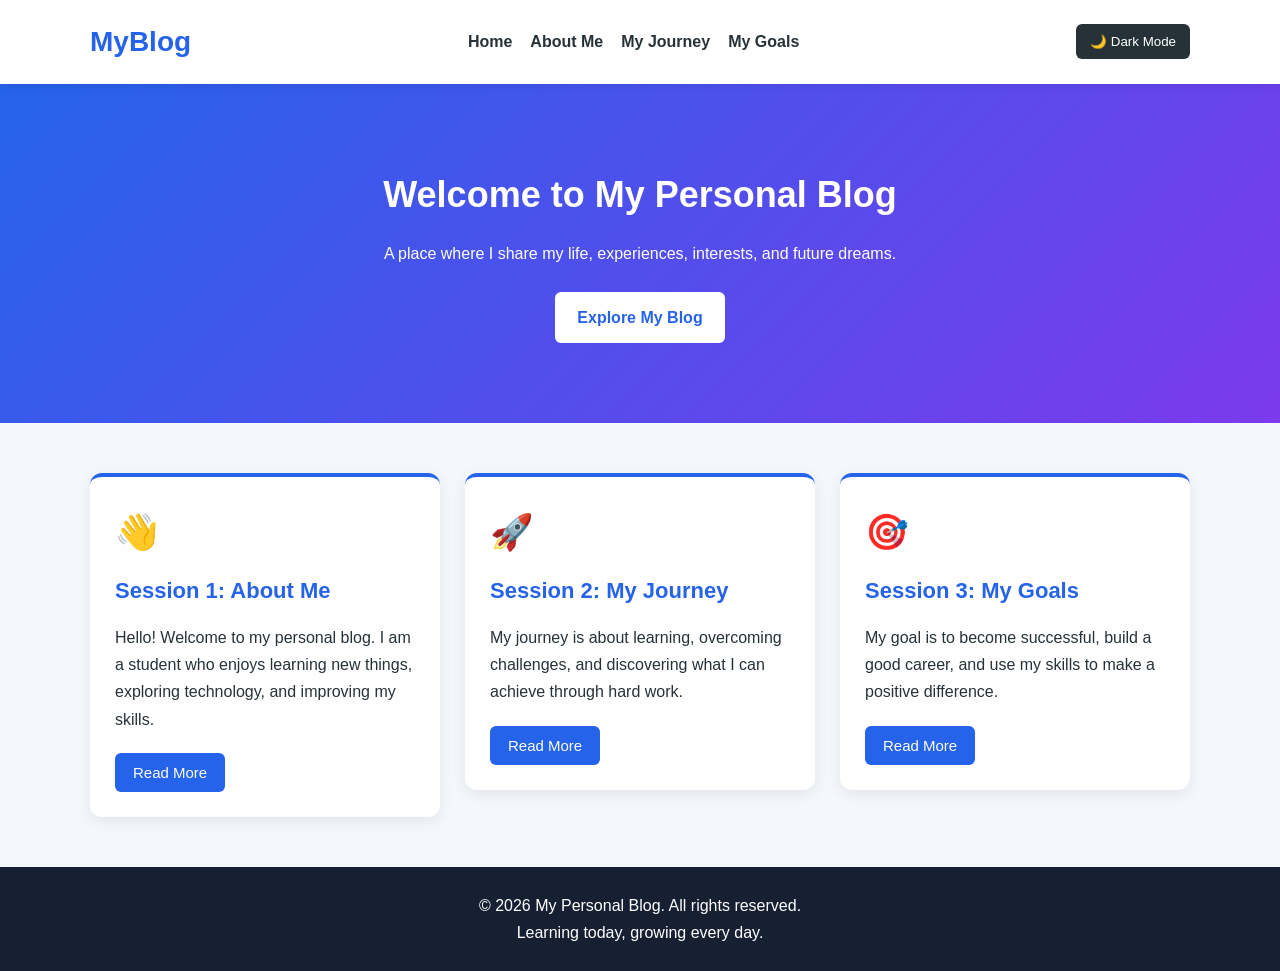
<file: brian/personalblog.html>
<!DOCTYPE html>
<html lang="en">
<head>
    <meta charset="UTF-8">
    <meta name="viewport" content="width=device-width, initial-scale=1.0">
    <title>My Personal Blog</title>

    <!-- Connect the CSS file -->
    <link rel="stylesheet" href="personalblog.css">
</head>

<body>

    <!-- Header section -->
    <header class="header">
        <div class="container navbar">
            <h1 class="logo">MyBlog</h1>

            <nav>
                <a href="#home">Home</a>
                <a href="#about">About Me</a>
                <a href="#journey">My Journey</a>
                <a href="#goals">My Goals</a>
            </nav>

            <button id="themeToggle" type="button">
                🌙 Dark Mode
            </button>
        </div>
    </header>

    <!-- Welcome section -->
    <section id="home" class="hero">
        <div class="container">
            <h2>Welcome to My Personal Blog</h2>
            <p>
                A place where I share my life, experiences,
                interests, and future dreams.
            </p>
            <a href="#about" class="main-button">Explore My Blog</a>
        </div>
    </section>

    <!-- Three blog sessions -->
    <main class="container blog-container">

        <!-- Session 1 -->
        <section id="about" class="blog-card">
            <div class="card-icon">👋</div>
            <h2>Session 1: About Me</h2>

            <p>
                Hello! Welcome to my personal blog.
                I am a student who enjoys learning new things,
                exploring technology, and improving my skills.
            </p>

            <div class="extra-content" hidden>
                <p>
                    I believe that personal growth comes through
                    curiosity, discipline, and continuous learning.
                    This blog allows me to express myself and share
                    my experiences with other people.
                </p>
            </div>

            <button class="read-more" type="button"
                    aria-expanded="false">
                Read More
            </button>
        </section>

        <!-- Session 2 -->
        <section id="journey" class="blog-card">
            <div class="card-icon">🚀</div>
            <h2>Session 2: My Journey</h2>

            <p>
                My journey is about learning, overcoming challenges,
                and discovering what I can achieve through hard work.
            </p>

            <div class="extra-content" hidden>
                <p>
                    Every challenge teaches me something valuable.
                    I continue to develop my knowledge, build
                    confidence, and gain practical experience.
                    I know that progress takes time and patience.
                </p>
            </div>

            <button class="read-more" type="button"
                    aria-expanded="false">
                Read More
            </button>
        </section>

        <!-- Session 3 -->
        <section id="goals" class="blog-card">
            <div class="card-icon">🎯</div>
            <h2>Session 3: My Goals</h2>

            <p>
                My goal is to become successful, build a good career,
                and use my skills to make a positive difference.
            </p>

            <div class="extra-content" hidden>
                <p>
                    I plan to keep learning, improve my technical
                    abilities, work on useful projects, and explore
                    business opportunities. My long-term dream is
                    to achieve financial independence and help others.
                </p>
            </div>

            <button class="read-more" type="button"
                    aria-expanded="false">
                Read More
            </button>
        </section>

    </main>

    <!-- Footer -->
    <footer class="footer">
        <p>
            &copy; <span id="year"></span> My Personal Blog.
            All rights reserved.
        </p>
        <p>Learning today, growing every day.</p>
    </footer>

    <!-- Connect the JavaScript file -->
    <script src="peronalblog.js"></script>

</body>
</html>
</file>
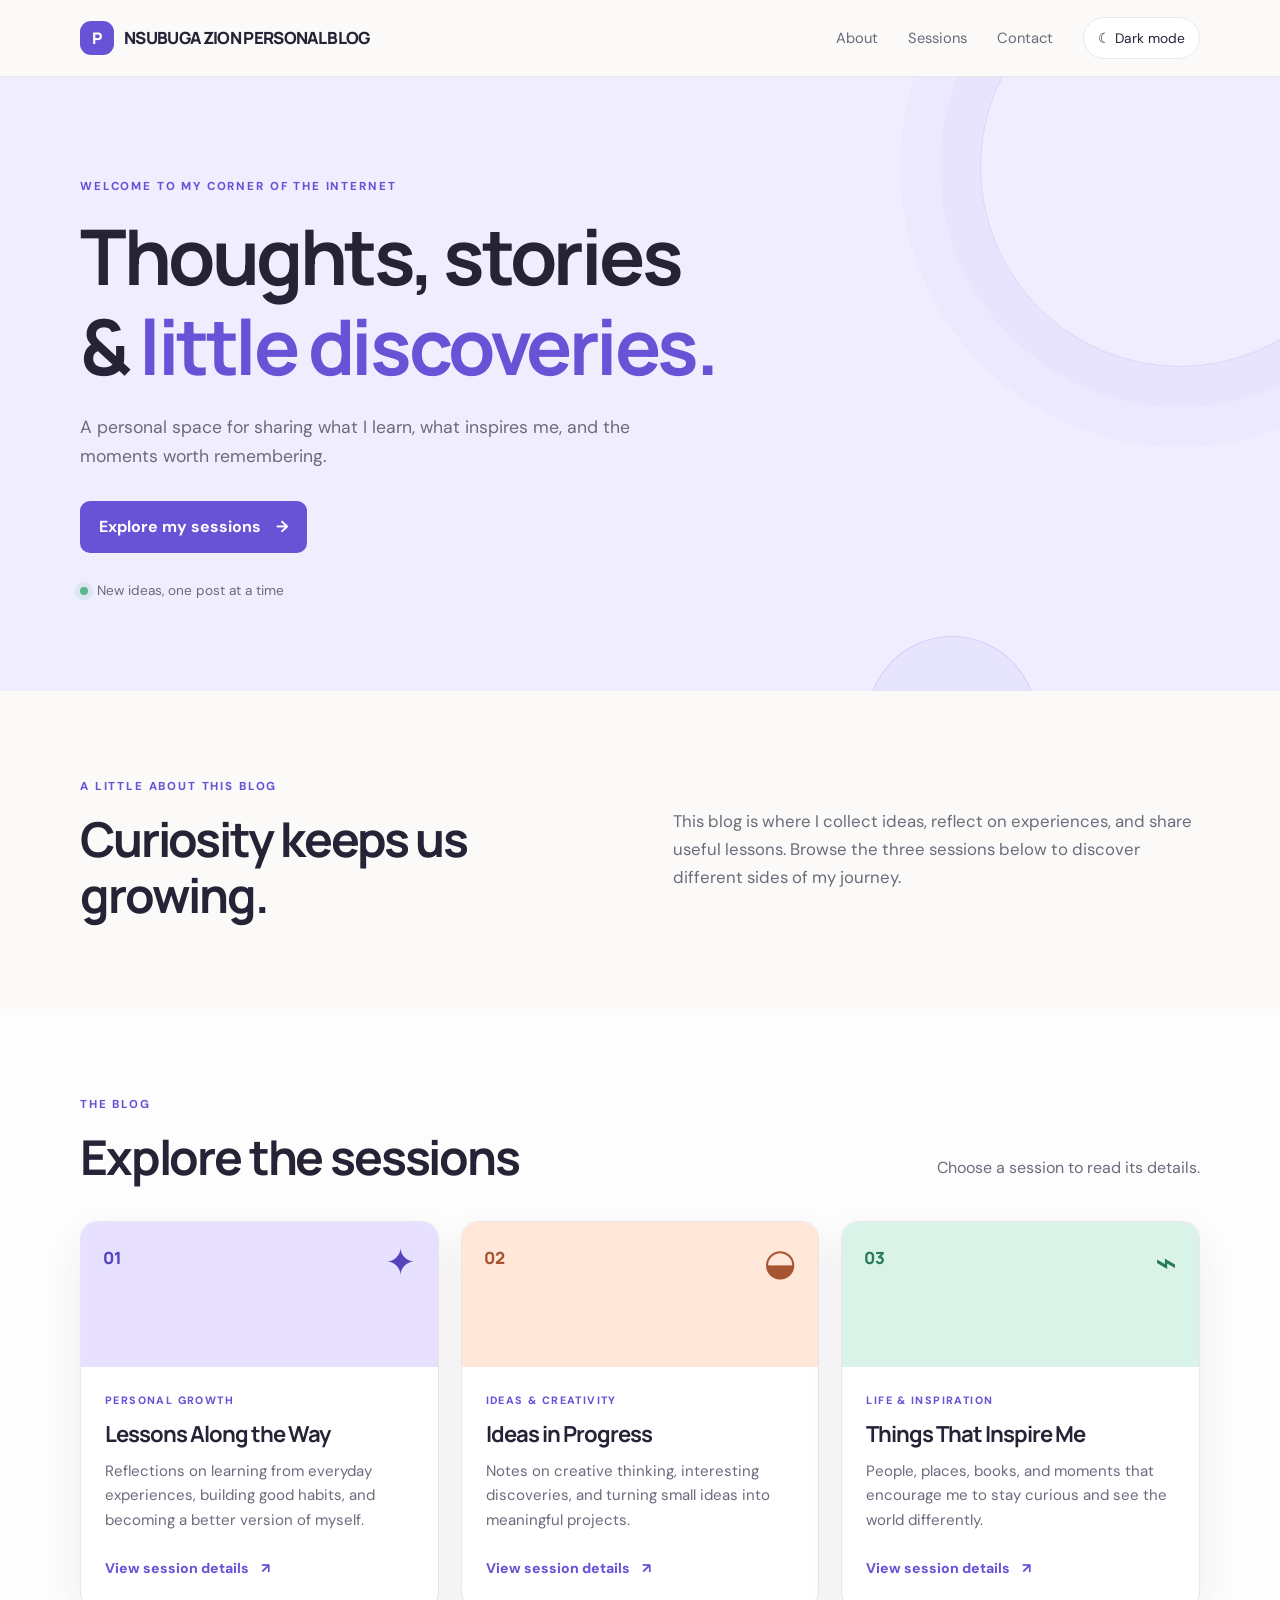
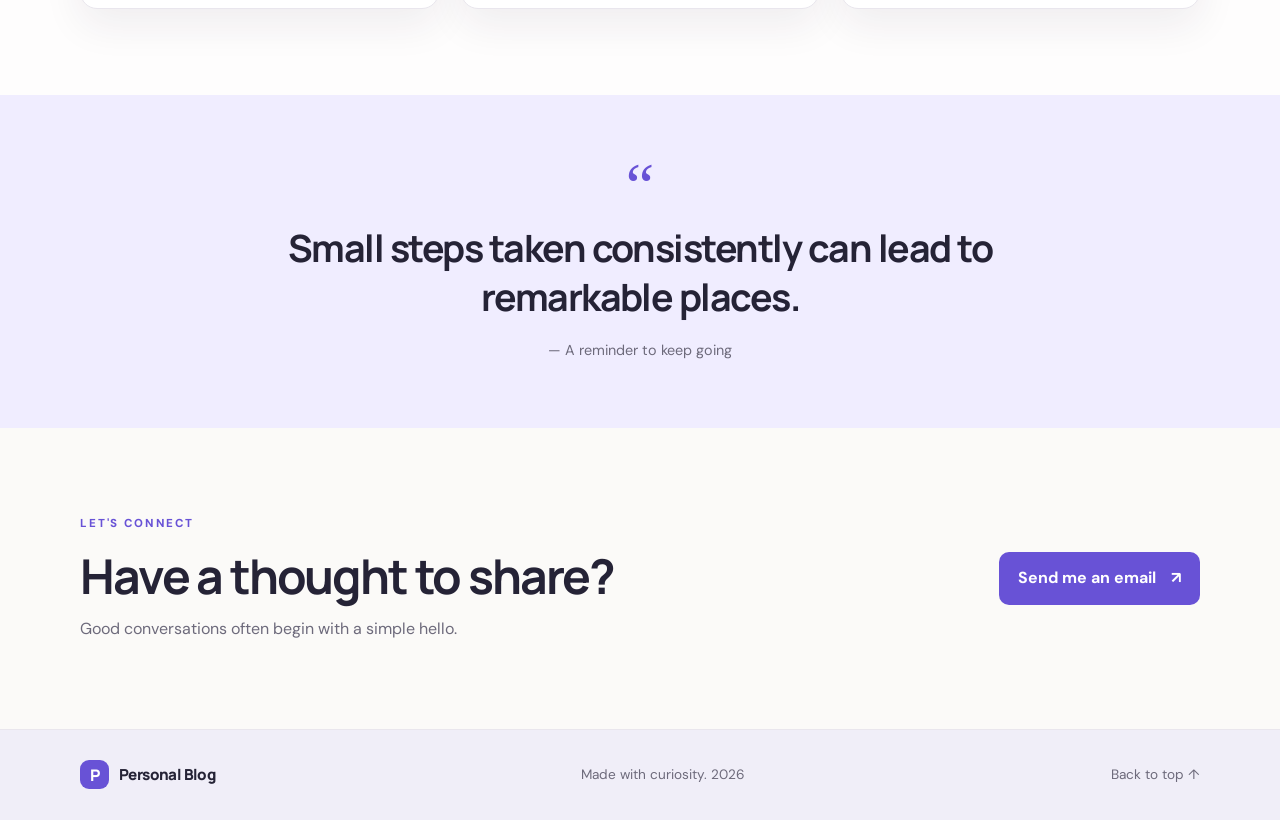
<file: Zion/zion.html>
<!DOCTYPE html>
<html lang="en">
<head>
  <meta charset="UTF-8">
  <meta name="viewport" content="width=device-width, initial-scale=1.0">
  <meta name="description" content="A responsive personal blog with three sessions, theme switching, and session details.">
  <title>My Personal Blog</title>
  <link rel="stylesheet" href="css/style.css">
  <script src="js/script.js" defer></script>
</head>
<body>
  <header class="site-header">
    <nav class="nav container" aria-label="Main navigation">
      <a class="brand" href="#home" aria-label="My Personal Blog home"><span class="brand-mark">P</span>NSUBUGA ZION PERSONAL BLOG</a>
      <button class="menu-toggle" id="menuToggle" aria-label="Toggle navigation" aria-expanded="false">☰</button>
      <div class="nav-links" id="navLinks">
        <a href="#about">About</a>
        <a href="#sessions">Sessions</a>
        <a href="#contact">Contact</a>
        <button class="theme-toggle" id="themeToggle" type="button" aria-label="Switch colour theme">
          <span id="themeIcon" aria-hidden="true">☾</span> <span id="themeText">Dark mode</span>
        </button>
      </div>
    </nav>
  </header>

  <main>
    <section class="hero" id="home">
      <div class="container hero-content">
        <p class="eyebrow">WELCOME TO MY CORNER OF THE INTERNET</p>
        <h1>Thoughts, stories<br> &amp; <span>little discoveries.</span></h1>
        <p class="hero-copy">A personal space for sharing what I learn, what inspires me, and the moments worth remembering.</p>
        <a class="button primary-button" href="#sessions">Explore my sessions <span aria-hidden="true">→</span></a>
        <div class="hero-note"><span class="pulse"></span> New ideas, one post at a time</div>
      </div>
      <div class="hero-decoration decoration-one"></div>
      <div class="hero-decoration decoration-two"></div>
    </section>

    <section class="about section container" id="about">
      <div class="section-heading">
        <p class="eyebrow">A LITTLE ABOUT THIS BLOG</p>
        <h2>Curiosity keeps us growing.</h2>
      </div>
      <p class="about-copy">This blog is where I collect ideas, reflect on experiences, and share useful lessons. Browse the three sessions below to discover different sides of my journey.</p>
    </section>

    <section class="sessions section" id="sessions">
      <div class="container">
        <div class="section-heading heading-row">
          <div>
            <p class="eyebrow">THE BLOG</p>
            <h2>Explore the sessions</h2>
          </div>
          <p class="heading-note">Choose a session to read its details.</p>
        </div>
        <div class="session-grid">
          <article class="session-card">
            <div class="card-top top-lilac"><span class="session-number">01</span><span class="card-symbol" aria-hidden="true">✦</span></div>
            <div class="card-body">
              <p class="card-category">PERSONAL GROWTH</p>
              <h3>Lessons Along the Way</h3>
              <p>Reflections on learning from everyday experiences, building good habits, and becoming a better version of myself.</p>
              <button class="text-button details-button" data-session="0" type="button">View session details <span aria-hidden="true">↗</span></button>
            </div>
          </article>
          <article class="session-card">
            <div class="card-top top-peach"><span class="session-number">02</span><span class="card-symbol" aria-hidden="true">◒</span></div>
            <div class="card-body">
              <p class="card-category">IDEAS &amp; CREATIVITY</p>
              <h3>Ideas in Progress</h3>
              <p>Notes on creative thinking, interesting discoveries, and turning small ideas into meaningful projects.</p>
              <button class="text-button details-button" data-session="1" type="button">View session details <span aria-hidden="true">↗</span></button>
            </div>
          </article>
          <article class="session-card">
            <div class="card-top top-mint"><span class="session-number">03</span><span class="card-symbol" aria-hidden="true">⌁</span></div>
            <div class="card-body">
              <p class="card-category">LIFE &amp; INSPIRATION</p>
              <h3>Things That Inspire Me</h3>
              <p>People, places, books, and moments that encourage me to stay curious and see the world differently.</p>
              <button class="text-button details-button" data-session="2" type="button">View session details <span aria-hidden="true">↗</span></button>
            </div>
          </article>
        </div>
      </div>
    </section>

    <section class="quote-section">
      <div class="container quote-inner">
        <span class="quote-mark" aria-hidden="true">“</span>
        <blockquote>Small steps taken consistently can lead to remarkable places.</blockquote>
        <p>— A reminder to keep going</p>
      </div>
    </section>

    <section class="contact section container" id="contact">
      <div>
        <p class="eyebrow">LET'S CONNECT</p>
        <h2>Have a thought to share?</h2>
        <p>Good conversations often begin with a simple hello.</p>
      </div>
      <a class="button primary-button" href="mailto:hello@example.com">Send me an email <span aria-hidden="true">↗</span></a>
    </section>
  </main>

  <footer class="site-footer">
    <div class="container footer-inner">
      <a class="brand footer-brand" href="#home"><span class="brand-mark">P</span> Personal Blog</a>
      <p>Made with curiosity. <span id="year"></span></p>
      <a href="#home" class="back-top">Back to top ↑</a>
    </div>
  </footer>

  <dialog class="session-dialog" id="sessionDialog" aria-labelledby="dialogTitle">
    <div class="dialog-header">
      <span class="dialog-kicker" id="dialogKicker">SESSION DETAILS</span>
      <button class="dialog-close" id="dialogClose" type="button" aria-label="Close session details">×</button>
    </div>
    <h2 id="dialogTitle">Session title</h2>
    <p id="dialogDescription"></p>
    <div class="detail-meta">
      <div><span class="meta-label">FOCUS</span><strong id="dialogFocus"></strong></div>
      <div><span class="meta-label">WHAT YOU'LL FIND</span><strong id="dialogTopics"></strong></div>
    </div>
    <button class="button primary-button dialog-done" id="dialogDone" type="button">Back to the blog</button>
  </dialog>
</body>
</html>
</file>
<file: hub.css>
*,
*::before,
*::after {
  box-sizing: border-box;
}

:root {
  --bar-bg: #123e2a;
  --bar-border: rgba(255, 255, 255, 0.1);
  --bar-height: 62px;
  --bg: #f8faf9;
  --bg-alt: #f0f4f1;
  --surface: #ffffff;
  --text: #11261b;
  --muted: #51665b;
  --border: #dde6e0;
  --hover-bg: #f2f6f3;
  --accent: #145338;
  --accent-hover: #0e3f2a;
  --link-color: #145338;
  --table-stripe: #f5f9f6;
  --shadow: 0 4px 14px rgba(17, 38, 27, 0.05);
  --shadow-hover: 0 12px 28px rgba(17, 38, 27, 0.09);
  --ease: cubic-bezier(0.16, 1, 0.3, 1);
}

body.hub-dark {
  --bg: #0c1611;
  --bg-alt: #101d17;
  --surface: #15241d;
  --text: #edf4f0;
  --muted: #9ab0a4;
  --border: #23382d;
  --hover-bg: #1c3127;
  --accent: #1b6b49;
  --accent-hover: #228259;
  --link-color: #6ee7b7;
  --table-stripe: rgba(255, 255, 255, 0.025);
  --shadow: 0 4px 16px rgba(0, 0, 0, 0.28);
  --shadow-hover: 0 12px 28px rgba(0, 0, 0, 0.42);
}

html {
  scroll-behavior: smooth;
}

html,
body {
  margin: 0;
  padding: 0;
  min-height: 100%;
  font-family: "Plus Jakarta Sans", -apple-system, BlinkMacSystemFont, "Segoe UI", Roboto, sans-serif;
  background: var(--bg);
  color: var(--text);
  transition: background-color 0.25s ease, color 0.25s ease;
}

/* Sticky Top Bar */
.hub-bar {
  position: sticky;
  top: 0;
  z-index: 1000;
  height: var(--bar-height);
  background: var(--bar-bg);
  border-bottom: 1px solid var(--bar-border);
  color: #ffffff;
}

.hub-bar-inner {
  max-width: 1140px;
  height: 100%;
  margin: 0 auto;
  padding: 0 20px;
  display: flex;
  align-items: center;
  justify-content: space-between;
  gap: 16px;
}

.hub-brand {
  display: inline-flex;
  align-items: center;
  gap: 10px;
  background: transparent;
  border: 0;
  color: #ffffff;
  font: inherit;
  font-weight: 700;
  font-size: 1rem;
  cursor: pointer;
  padding: 6px 8px;
  border-radius: 10px;
  white-space: nowrap;
  transition: background-color 0.2s ease;
}

.hub-brand:hover {
  background: rgba(255, 255, 255, 0.08);
}

.hub-logo {
  width: 32px;
  height: 32px;
  border-radius: 9px;
  background: #16a34a;
  color: #ffffff;
  display: inline-flex;
  align-items: center;
  justify-content: center;
  flex-shrink: 0;
}

.hub-logo svg {
  width: 17px;
  height: 17px;
}

.hub-nav-actions {
  display: flex;
  align-items: center;
  gap: 6px;
}

.nav-link {
  border: 0;
  background: transparent;
  color: rgba(255, 255, 255, 0.88);
  text-decoration: none;
  font: inherit;
  font-size: 0.9rem;
  font-weight: 600;
  padding: 8px 14px;
  border-radius: 999px;
  cursor: pointer;
  display: inline-flex;
  align-items: center;
  gap: 6px;
  white-space: nowrap;
  transition: background-color 0.2s ease, color 0.2s ease;
}

.nav-link:hover {
  background: rgba(255, 255, 255, 0.12);
  color: #ffffff;
}

.nav-link.is-active {
  background: rgba(255, 255, 255, 0.18);
  color: #ffffff;
}

/* Smooth Members Dropdown */
.dropdown {
  position: relative;
}

.caret {
  font-size: 0.72rem;
  opacity: 0.85;
  transition: transform 0.25s var(--ease);
}

.dropdown.is-open .caret {
  transform: rotate(180deg);
}

.dropdown-menu {
  position: absolute;
  top: calc(100% + 10px);
  right: 0;
  min-width: 195px;
  background: var(--surface);
  color: var(--text);
  border: 1px solid var(--border);
  border-radius: 12px;
  padding: 6px;
  box-shadow: 0 16px 36px rgba(0, 0, 0, 0.18);
  display: flex;
  flex-direction: column;
  gap: 2px;
  z-index: 1200;
  opacity: 0;
  visibility: hidden;
  pointer-events: none;
  transform: translateY(-8px) scale(0.98);
  transform-origin: top right;
  transition:
    opacity 0.24s var(--ease),
    transform 0.24s var(--ease),
    visibility 0.24s var(--ease);
}

.dropdown.is-open .dropdown-menu {
  opacity: 1;
  visibility: visible;
  pointer-events: auto;
  transform: translateY(0) scale(1);
}

.dropdown-item {
  display: block;
  width: 100%;
  padding: 9px 12px;
  border-radius: 8px;
  color: var(--text);
  text-decoration: none;
  font-size: 0.9rem;
  font-weight: 500;
  white-space: nowrap;
  transition: background-color 0.18s ease, color 0.18s ease, padding-left 0.18s var(--ease);
}

.dropdown-item:hover {
  background: var(--hover-bg);
  padding-left: 15px;
}

.dropdown-item.is-active {
  background: var(--hover-bg);
  font-weight: 700;
  color: var(--accent);
}

.theme-btn {
  width: 36px;
  height: 36px;
  border-radius: 50%;
  border: 1px solid rgba(255, 255, 255, 0.22);
  background: rgba(255, 255, 255, 0.08);
  color: #ffffff;
  display: inline-flex;
  align-items: center;
  justify-content: center;
  cursor: pointer;
  margin-left: 4px;
  flex-shrink: 0;
  transition: background-color 0.2s ease, transform 0.2s var(--ease);
}

.theme-btn:hover {
  background: rgba(255, 255, 255, 0.18);
  transform: scale(1.04);
}

.theme-btn svg {
  width: 16px;
  height: 16px;
}

.hub-main[hidden],
.viewer-wrap[hidden] {
  display: none;
}

/* Hero Section */
.hub-hero {
  background: linear-gradient(125deg, #0b5e46 0%, #11755b 38%, #2f6938 74%, #4a4b12 100%);
  color: #ffffff;
  padding: 72px 20px 78px;
}

.hub-hero-inner {
  max-width: 740px;
  margin: 0 auto;
}

.hero-title {
  margin: 0 0 16px;
  font-size: clamp(2.15rem, 4.8vw, 3.3rem);
  font-weight: 800;
  line-height: 1.12;
  letter-spacing: -0.02em;
}

.hero-gradient {
  background: linear-gradient(90deg, #5eead4 0%, #fde047 50%, #38bdf8 100%);
  -webkit-background-clip: text;
  background-clip: text;
  color: transparent;
}

.hero-copy {
  margin: 0 0 26px;
  font-size: 1.04rem;
  line-height: 1.65;
  color: rgba(240, 253, 244, 0.9);
  max-width: 600px;
}

.hero-cta {
  display: inline-flex;
  align-items: center;
  justify-content: center;
  background: #fef0c7;
  color: #0b3b28;
  text-decoration: none;
  font-weight: 700;
  font-size: 0.94rem;
  padding: 12px 24px;
  border-radius: 999px;
  box-shadow: 0 8px 20px rgba(0, 0, 0, 0.16);
  transition: transform 0.22s var(--ease), background-color 0.2s ease;
}

.hero-cta:hover {
  background: #fde68a;
  transform: translateY(-2px);
}

/* Sections */
.hub-section {
  padding: 56px 20px;
}

.members-section {
  background: var(--bg-alt);
  border-top: 1px solid var(--border);
}

.section-container {
  max-width: 1120px;
  margin: 0 auto;
}

.section-heading {
  margin: 0 0 14px;
  font-size: clamp(1.55rem, 3vw, 2.05rem);
  font-weight: 800;
  letter-spacing: -0.02em;
}

.about-summary {
  margin: 0;
  max-width: 700px;
  color: var(--muted);
  font-size: 1rem;
  line-height: 1.7;
}

/* Member Directory Table */
.member-table-wrap {
  margin-top: 24px;
  background: var(--surface);
  border: 1px solid var(--border);
  border-radius: 14px;
  box-shadow: var(--shadow);
  overflow-x: auto;
}

.member-table {
  width: 100%;
  border-collapse: collapse;
  text-align: left;
}

.member-table thead th {
  background: var(--bar-bg);
  color: #ffffff;
  font-size: 0.82rem;
  font-weight: 700;
  text-transform: uppercase;
  letter-spacing: 0.06em;
  padding: 15px 24px;
  white-space: nowrap;
}

.member-table tbody tr {
  border-top: 1px solid var(--border);
  transition: background-color 0.18s ease;
}

.member-table tbody tr:nth-child(even) {
  background: var(--table-stripe);
}

.member-table tbody tr:hover {
  background: var(--hover-bg);
}

.member-table td {
  padding: 16px 24px;
  font-size: 0.98rem;
  vertical-align: middle;
}

.member-name-link {
  display: inline-flex;
  align-items: center;
  gap: 8px;
  color: var(--link-color);
  font-weight: 600;
  text-decoration: none;
  transition: color 0.18s ease;
}

.member-name-link:hover,
.member-name-link:focus-visible {
  text-decoration: underline;
  text-underline-offset: 4px;
  outline: none;
}

.link-arrow {
  font-size: 0.95rem;
  opacity: 0.65;
  transition: transform 0.2s var(--ease), opacity 0.2s ease;
}

.member-name-link:hover .link-arrow,
.member-name-link:focus-visible .link-arrow {
  transform: translateX(3px);
  opacity: 1;
}

.reg-number {
  font-variant-numeric: tabular-nums;
  color: var(--muted);
  font-weight: 500;
  white-space: nowrap;
}

/* Footer */
.hub-footer {
  background: var(--bar-bg);
  color: rgba(255, 255, 255, 0.86);
  padding: 24px 20px;
}

.footer-inner {
  display: flex;
  flex-wrap: wrap;
  align-items: center;
  justify-content: space-between;
  gap: 12px;
}

.footer-brand {
  margin: 0;
  font-weight: 700;
  color: #ffffff;
}

.footer-note {
  margin: 0;
  font-size: 0.88rem;
  color: rgba(255, 255, 255, 0.72);
}

/* Isolated Member Page Viewer */
.viewer-wrap {
  width: 100%;
  height: calc(100vh - var(--bar-height));
  height: calc(100dvh - var(--bar-height));
  background: #ffffff;
}

.member-frame {
  width: 100%;
  height: 100%;
  border: 0;
  display: block;
}

@media (max-width: 640px) {
  .member-table thead th,
  .member-table td {
    padding: 13px 16px;
    font-size: 0.9rem;
  }

  .member-table thead th {
    font-size: 0.76rem;
  }

  .hub-brand-text {
    display: none;
  }

  .nav-link {
    padding: 7px 10px;
    font-size: 0.84rem;
  }
}
</file>
<file: Benja/style.css>
/* ==========================================================================
   Benjamin Matovu - Personal Portfolio & Blog Stylesheet
   Editorial DevSecOps & AI Infrastructure Design System
   Typography & Color Palette matched to Visual Direction
   ========================================================================== */

@import url('https://fonts.googleapis.com/css2?family=Plus+Jakarta+Sans:ital,wght@0,300;0,400;0,500;0,600;0,700;0,800;1,400;1,600&family=JetBrains+Mono:wght@400;500;600&display=swap');

/* --- Custom Variables: Light & Dark Palettes --- */
:root {
  /* Warm Cream & Gold Palette (Derived from Design Direction) */
  --bg-canvas: #F7F4ED;
  --bg-surface: #FFFFFF;
  --bg-surface-elevated: #FAF8F2;
  --bg-surface-subtle: #F0EAE0;
  
  --text-primary: #1C1B18;
  --text-secondary: #57534D;
  --text-muted: #857F75;
  --text-inverse: #FFFFFF;

  /* Refined Ochre Gold Accents */
  --gold-primary: #C7A86B;
  --gold-dark: #A88748;
  --gold-light: #E4CCA1;
  --gold-tint: rgba(199, 168, 107, 0.12);
  --gold-glow: rgba(199, 168, 107, 0.28);

  /* Borders & Dividers */
  --border-subtle: #E8E2D6;
  --border-strong: #D5CCC0;
  --border-focus: #C7A86B;

  /* Card Accents */
  --card-top-1: linear-gradient(135deg, #24221E 0%, #3B3832 100%);
  --card-top-2: linear-gradient(135deg, #2A251E 0%, #4D3F2C 100%);
  --card-top-3: linear-gradient(135deg, #1C2322 0%, #2E3B3A 100%);

  /* Dot Grid Pattern */
  --dot-color: rgba(199, 168, 107, 0.22);

  /* Shadows */
  --shadow-sm: 0 1px 3px rgba(28, 27, 24, 0.04);
  --shadow-md: 0 4px 12px rgba(28, 27, 24, 0.06);
  --shadow-lg: 0 12px 30px rgba(28, 27, 24, 0.08);
  --shadow-xl: 0 20px 40px rgba(28, 27, 24, 0.1);

  /* Sizing & Transitions */
  --header-height: 76px;
  --radius-sm: 6px;
  --radius-md: 12px;
  --radius-lg: 18px;
  --radius-pill: 9999px;
  --transition-fast: 0.18s ease;
  --transition-normal: 0.28s cubic-bezier(0.16, 1, 0.3, 1);
}

/* Dark Mode (Deep Obsidian Canvas with Warm Gold Accents) */
body.dark-mode {
  --bg-canvas: #0E1013;
  --bg-surface: #15181F;
  --bg-surface-elevated: #1B202A;
  --bg-surface-subtle: #222834;

  --text-primary: #F5F3ED;
  --text-secondary: #AAA498;
  --text-muted: #6E695F;
  --text-inverse: #0E1013;

  --gold-primary: #D8B775;
  --gold-dark: #BF9D58;
  --gold-light: #F0D49C;
  --gold-tint: rgba(216, 183, 117, 0.12);
  --gold-glow: rgba(216, 183, 117, 0.35);

  --border-subtle: #232832;
  --border-strong: #333B49;
  --border-focus: #D8B775;

  --card-top-1: linear-gradient(135deg, #15181F 0%, #252A36 100%);
  --card-top-2: linear-gradient(135deg, #1D1A14 0%, #383020 100%);
  --card-top-3: linear-gradient(135deg, #121A1A 0%, #1E2D2C 100%);

  --dot-color: rgba(216, 183, 117, 0.1);

  --shadow-sm: 0 1px 3px rgba(0, 0, 0, 0.25);
  --shadow-md: 0 4px 12px rgba(0, 0, 0, 0.35);
  --shadow-lg: 0 12px 30px rgba(0, 0, 0, 0.5);
  --shadow-xl: 0 20px 40px rgba(0, 0, 0, 0.65);
}

/* --- Base & Reset --- */
*, *::before, *::after {
  box-sizing: border-box;
  margin: 0;
  padding: 0;
}

html {
  scroll-behavior: smooth;
  scroll-padding-top: calc(var(--header-height) + 24px);
  font-size: 16px;
}

body {
  font-family: 'Plus Jakarta Sans', -apple-system, BlinkMacSystemFont, 'Segoe UI', Roboto, sans-serif;
  background-color: var(--bg-canvas);
  background-image: radial-gradient(var(--dot-color) 1px, transparent 1px);
  background-size: 28px 28px;
  color: var(--text-primary);
  line-height: 1.68;
  min-height: 100vh;
  transition: background-color var(--transition-normal), color var(--transition-normal);
  -webkit-font-smoothing: antialiased;
  -moz-osx-font-smoothing: grayscale;
}

a {
  color: inherit;
  text-decoration: none;
  transition: color var(--transition-fast);
}

button {
  font-family: inherit;
  cursor: pointer;
}

code, pre, .mono {
  font-family: 'JetBrains Mono', monospace;
}

/* --- Layout Container --- */
.container {
  width: min(1120px, calc(100% - 48px));
  margin-inline: auto;
}

/* --- Header & Navigation Bar --- */
.site-header {
  position: sticky;
  top: 0;
  z-index: 100;
  background-color: rgba(247, 244, 237, 0.92);
  backdrop-filter: blur(16px);
  -webkit-backdrop-filter: blur(16px);
  border-bottom: 1px solid var(--border-subtle);
  transition: background-color var(--transition-normal), border-color var(--transition-normal);
}

body.dark-mode .site-header {
  background-color: rgba(14, 16, 19, 0.92);
}

.site-nav {
  height: var(--header-height);
  display: flex;
  align-items: center;
  justify-content: space-between;
  gap: 24px;
}

.brand {
  display: inline-flex;
  align-items: center;
  gap: 12px;
  font-weight: 800;
  font-size: 1.12rem;
  letter-spacing: -0.025em;
  color: var(--text-primary);
}

.brand-icon {
  display: flex;
  align-items: center;
  justify-content: center;
  width: 38px;
  height: 38px;
  border-radius: var(--radius-sm);
  background: var(--text-primary);
  color: var(--gold-primary);
  box-shadow: var(--shadow-sm);
}

body.dark-mode .brand-icon {
  background: var(--gold-primary);
  color: #0E1013;
}

.brand-icon svg {
  width: 20px;
  height: 20px;
}

.brand-title {
  font-weight: 800;
  letter-spacing: -0.03em;
}

/* Navigation Links */
.nav-links {
  display: flex;
  align-items: center;
  gap: 8px;
}

.nav-item {
  padding: 8px 16px;
  font-size: 0.92rem;
  font-weight: 600;
  color: var(--text-secondary);
  border-radius: var(--radius-sm);
  transition: all var(--transition-fast);
}

.nav-item:hover,
.nav-item.active {
  color: var(--gold-dark);
  background-color: var(--gold-tint);
}

body.dark-mode .nav-item:hover,
body.dark-mode .nav-item.active {
  color: var(--gold-light);
}

/* Theme Icon Toggle Button */
.theme-icon-toggle {
  display: flex;
  align-items: center;
  justify-content: center;
  width: 40px;
  height: 40px;
  border-radius: var(--radius-pill);
  border: 1px solid var(--border-subtle);
  background-color: var(--bg-surface);
  color: var(--text-secondary);
  transition: all var(--transition-fast);
  margin-left: 8px;
}

.theme-icon-toggle:hover {
  color: var(--gold-primary);
  border-color: var(--gold-primary);
  background-color: var(--gold-tint);
  transform: rotate(15deg);
}

.theme-icon-toggle svg {
  width: 18px;
  height: 18px;
}

/* Mobile Menu Toggle */
.menu-toggle {
  display: none;
  background: none;
  border: none;
  color: var(--text-primary);
  padding: 6px;
}

.menu-toggle svg {
  width: 26px;
  height: 26px;
}

/* --- Hero Section (Editorial Typography from Image) --- */
.hero {
  position: relative;
  padding: 96px 0 72px;
  text-align: center;
}

.hero-content {
  max-width: 860px;
  margin-inline: auto;
}

.hero-eyebrow {
  font-size: 0.8rem;
  font-weight: 800;
  letter-spacing: 0.22em;
  text-transform: uppercase;
  color: var(--gold-primary);
  margin-bottom: 24px;
  display: inline-block;
}

.hero-headline {
  font-size: clamp(2.6rem, 5.8vw, 4.2rem);
  font-weight: 800;
  line-height: 1.12;
  letter-spacing: -0.04em;
  color: var(--text-primary);
  margin-bottom: 24px;
}

.hero-headline .accent-gold {
  color: var(--gold-primary);
  display: block;
  font-weight: 800;
}

.hero-statement {
  font-size: clamp(1.05rem, 1.8vw, 1.25rem);
  color: var(--text-secondary);
  line-height: 1.7;
  max-width: 700px;
  margin-inline: auto;
  margin-bottom: 36px;
  font-weight: 400;
}

.hero-action-row {
  display: flex;
  flex-wrap: wrap;
  align-items: center;
  justify-content: center;
  gap: 16px;
}

.btn {
  display: inline-flex;
  align-items: center;
  justify-content: center;
  gap: 10px;
  padding: 13px 26px;
  border-radius: var(--radius-sm);
  font-size: 0.94rem;
  font-weight: 700;
  letter-spacing: -0.01em;
  transition: all var(--transition-fast);
  border: 1px solid transparent;
}

.btn-primary {
  background-color: var(--text-primary);
  color: var(--bg-canvas);
  box-shadow: var(--shadow-md);
}

.btn-primary:hover {
  background-color: var(--gold-primary);
  color: #1C1B18;
  transform: translateY(-2px);
  box-shadow: 0 6px 18px var(--gold-glow);
}

.btn-secondary {
  background-color: var(--bg-surface);
  color: var(--text-primary);
  border-color: var(--border-strong);
}

.btn-secondary:hover {
  border-color: var(--gold-primary);
  color: var(--gold-dark);
  background-color: var(--gold-tint);
  transform: translateY(-2px);
}

body.dark-mode .btn-secondary:hover {
  color: var(--gold-light);
}

/* Quick Metrics Row */
.hero-capabilities {
  display: grid;
  grid-template-columns: repeat(auto-fit, minmax(240px, 1fr));
  gap: 16px;
  margin-top: 56px;
  text-align: left;
}

.capability-card {
  display: flex;
  align-items: flex-start;
  gap: 16px;
  padding: 18px 22px;
  background-color: var(--bg-surface);
  border: 1px solid var(--border-subtle);
  border-radius: var(--radius-md);
  box-shadow: var(--shadow-sm);
  transition: transform var(--transition-fast), border-color var(--transition-fast);
}

.capability-card:hover {
  transform: translateY(-2px);
  border-color: var(--gold-primary);
}

.capability-icon {
  display: flex;
  align-items: center;
  justify-content: center;
  width: 40px;
  height: 40px;
  border-radius: var(--radius-sm);
  background-color: var(--gold-tint);
  color: var(--gold-primary);
  flex-shrink: 0;
}

.capability-icon svg {
  width: 20px;
  height: 20px;
}

.capability-title {
  font-size: 0.95rem;
  font-weight: 700;
  color: var(--text-primary);
  margin-bottom: 2px;
}

.capability-desc {
  font-size: 0.82rem;
  color: var(--text-muted);
  line-height: 1.45;
}

/* --- Common Section Styling --- */
.section {
  padding: 96px 0;
}

.section-heading {
  margin-bottom: 44px;
}

.heading-row {
  display: flex;
  justify-content: space-between;
  align-items: flex-end;
  gap: 24px;
}

.section-kicker {
  font-size: 0.78rem;
  font-weight: 800;
  letter-spacing: 0.2em;
  text-transform: uppercase;
  color: var(--gold-primary);
  margin-bottom: 8px;
}

.section-title {
  font-size: clamp(2rem, 3.8vw, 2.75rem);
  font-weight: 800;
  letter-spacing: -0.035em;
  color: var(--text-primary);
  line-height: 1.2;
}

.section-subtext {
  color: var(--text-secondary);
  font-size: 0.98rem;
  max-width: 540px;
}

/* --- About Section --- */
.about-section {
  background-color: var(--bg-surface);
  border-top: 1px solid var(--border-subtle);
  border-bottom: 1px solid var(--border-subtle);
}

.about-grid {
  display: grid;
  grid-template-columns: 1.15fr 0.85fr;
  gap: 48px;
  align-items: center;
}

.about-text h3 {
  font-size: 1.85rem;
  font-weight: 800;
  letter-spacing: -0.03em;
  margin-bottom: 20px;
  line-height: 1.3;
}

.about-text p {
  color: var(--text-secondary);
  font-size: 1.02rem;
  line-height: 1.75;
  margin-bottom: 18px;
}

.editorial-quote {
  border-left: 3px solid var(--gold-primary);
  padding: 12px 0 12px 20px;
  margin: 24px 0;
  font-style: italic;
  font-weight: 500;
  color: var(--text-primary);
  font-size: 1.05rem;
}

.competency-row {
  display: flex;
  flex-wrap: wrap;
  gap: 10px;
  margin-top: 28px;
}

.badge-tag {
  display: inline-flex;
  align-items: center;
  gap: 8px;
  padding: 6px 14px;
  background-color: var(--bg-surface-elevated);
  border: 1px solid var(--border-subtle);
  border-radius: var(--radius-sm);
  font-size: 0.84rem;
  font-weight: 600;
  color: var(--text-secondary);
}

.badge-tag svg {
  width: 15px;
  height: 15px;
  color: var(--gold-primary);
}

.profile-card {
  background-color: var(--bg-surface-elevated);
  border: 1px solid var(--border-subtle);
  border-radius: var(--radius-md);
  padding: 32px;
  box-shadow: var(--shadow-md);
}

.profile-card-header {
  display: flex;
  align-items: center;
  gap: 14px;
  padding-bottom: 20px;
  border-bottom: 1px solid var(--border-subtle);
  margin-bottom: 20px;
}

.profile-icon {
  width: 44px;
  height: 44px;
  border-radius: var(--radius-sm);
  background-color: var(--gold-tint);
  color: var(--gold-primary);
  display: flex;
  align-items: center;
  justify-content: center;
}

.profile-icon svg {
  width: 22px;
  height: 22px;
}

.profile-title {
  font-weight: 800;
  font-size: 1.15rem;
  color: var(--text-primary);
}

.profile-subtitle {
  font-size: 0.84rem;
  color: var(--text-muted);
}

.profile-facts {
  display: flex;
  flex-direction: column;
  gap: 14px;
}

.fact-item {
  display: flex;
  align-items: flex-start;
  gap: 12px;
  font-size: 0.92rem;
  color: var(--text-secondary);
}

.fact-item svg {
  width: 18px;
  height: 18px;
  color: var(--gold-primary);
  flex-shrink: 0;
  margin-top: 3px;
}

.fact-item strong {
  color: var(--text-primary);
}

/* --- Sessions Section --- */
.session-grid {
  display: grid;
  grid-template-columns: repeat(auto-fit, minmax(320px, 1fr));
  gap: 28px;
}

.session-card {
  background-color: var(--bg-surface);
  border: 1px solid var(--border-subtle);
  border-radius: var(--radius-md);
  overflow: hidden;
  box-shadow: var(--shadow-md);
  display: flex;
  flex-direction: column;
  transition: transform var(--transition-normal), box-shadow var(--transition-normal), border-color var(--transition-normal);
}

.session-card:hover {
  transform: translateY(-5px);
  box-shadow: var(--shadow-xl);
  border-color: var(--gold-primary);
}

.card-top {
  padding: 24px;
  display: flex;
  align-items: center;
  justify-content: space-between;
  border-bottom: 1px solid var(--border-subtle);
  background-color: var(--bg-surface-elevated);
}

.session-number {
  font-family: 'JetBrains Mono', monospace;
  font-size: 1.25rem;
  font-weight: 700;
  color: var(--gold-primary);
  letter-spacing: -0.02em;
}

.icon-badge {
  display: flex;
  align-items: center;
  justify-content: center;
  width: 40px;
  height: 40px;
  border-radius: var(--radius-sm);
  background-color: var(--gold-tint);
  color: var(--gold-primary);
}

.icon-badge svg {
  width: 20px;
  height: 20px;
}

.card-body {
  padding: 28px 24px;
  display: flex;
  flex-direction: column;
  flex-grow: 1;
}

.card-body h3 {
  font-size: 1.35rem;
  font-weight: 800;
  letter-spacing: -0.025em;
  margin-bottom: 12px;
  color: var(--text-primary);
}

.card-body p {
  color: var(--text-secondary);
  font-size: 0.94rem;
  line-height: 1.65;
  margin-bottom: 20px;
}

.tag-list {
  display: flex;
  flex-wrap: wrap;
  gap: 6px;
  margin-bottom: 18px;
}

.tag-pill {
  padding: 3px 10px;
  font-size: 0.74rem;
  font-weight: 700;
  border-radius: var(--radius-pill);
  background-color: var(--bg-surface-subtle);
  color: var(--text-secondary);
  border: 1px solid var(--border-subtle);
}

/* Details Accordion */
.session-accordion {
  margin-top: auto;
  border-top: 1px solid var(--border-subtle);
  padding-top: 14px;
}

.session-accordion summary {
  font-size: 0.88rem;
  font-weight: 700;
  color: var(--gold-dark);
  cursor: pointer;
  list-style: none;
  display: flex;
  align-items: center;
  justify-content: space-between;
  user-select: none;
  padding: 6px 0;
  transition: color var(--transition-fast);
}

body.dark-mode .session-accordion summary {
  color: var(--gold-light);
}

.session-accordion summary::-webkit-details-marker {
  display: none;
}

.accordion-arrow {
  width: 16px;
  height: 16px;
  transition: transform var(--transition-fast);
  color: var(--gold-primary);
}

.session-accordion[open] .accordion-arrow {
  transform: rotate(180deg);
}

.accordion-content {
  padding: 16px 0 6px;
  font-size: 0.9rem;
  color: var(--text-secondary);
  border-top: 1px dashed var(--border-subtle);
  margin-top: 10px;
}

.accordion-content h4 {
  font-size: 0.98rem;
  font-weight: 700;
  color: var(--text-primary);
  margin-bottom: 8px;
}

.accordion-content p {
  margin-bottom: 10px;
  font-size: 0.88rem;
  line-height: 1.6;
}

/* --- Things I Like Section --- */
.likes-section {
  background-color: var(--bg-surface);
  border-top: 1px solid var(--border-subtle);
  border-bottom: 1px solid var(--border-subtle);
}

.likes-grid {
  display: grid;
  grid-template-columns: repeat(auto-fit, minmax(250px, 1fr));
  gap: 24px;
}

.like-card {
  background-color: var(--bg-surface-elevated);
  border: 1px solid var(--border-subtle);
  border-radius: var(--radius-md);
  padding: 28px;
  box-shadow: var(--shadow-sm);
  display: flex;
  flex-direction: column;
  transition: transform var(--transition-normal), border-color var(--transition-normal);
}

.like-card:hover {
  transform: translateY(-4px);
  border-color: var(--gold-primary);
  box-shadow: var(--shadow-lg);
}

.like-header {
  display: flex;
  align-items: center;
  gap: 14px;
  margin-bottom: 16px;
}

.like-icon-wrap {
  display: flex;
  align-items: center;
  justify-content: center;
  width: 44px;
  height: 44px;
  border-radius: var(--radius-sm);
  background-color: var(--gold-tint);
  color: var(--gold-primary);
}

.like-icon-wrap svg {
  width: 22px;
  height: 22px;
}

.like-header h3 {
  font-size: 1.18rem;
  font-weight: 800;
  letter-spacing: -0.02em;
  color: var(--text-primary);
}

.like-card p {
  font-size: 0.92rem;
  color: var(--text-secondary);
  line-height: 1.65;
  margin-bottom: 20px;
  flex-grow: 1;
}

.like-chips {
  display: flex;
  flex-wrap: wrap;
  gap: 6px;
}

.like-chip {
  padding: 3px 9px;
  font-size: 0.74rem;
  font-weight: 700;
  border-radius: var(--radius-pill);
  background-color: var(--bg-surface-subtle);
  color: var(--text-secondary);
  border: 1px solid var(--border-subtle);
}

/* --- Comments Section --- */
.comments-section {
  position: relative;
}

.comments-layout {
  display: grid;
  grid-template-columns: 1fr 1.3fr;
  gap: 40px;
  align-items: flex-start;
}

.comment-card {
  background-color: var(--bg-surface);
  border: 1px solid var(--border-subtle);
  border-radius: var(--radius-md);
  padding: 32px;
  box-shadow: var(--shadow-md);
}

.comment-form .form-group {
  margin-bottom: 18px;
}

.comment-form label {
  display: block;
  font-size: 0.86rem;
  font-weight: 700;
  margin-bottom: 6px;
  color: var(--text-primary);
}

.comment-form input,
.comment-form textarea {
  width: 100%;
  padding: 12px 14px;
  border-radius: var(--radius-sm);
  border: 1px solid var(--border-strong);
  background-color: var(--bg-canvas);
  color: var(--text-primary);
  font-family: inherit;
  font-size: 0.94rem;
  transition: all var(--transition-fast);
}

.comment-form input:focus,
.comment-form textarea:focus {
  outline: none;
  border-color: var(--gold-primary);
  box-shadow: 0 0 0 3px var(--gold-tint);
}

.comment-form textarea {
  resize: vertical;
  min-height: 110px;
}

/* Comments Feed */
.comments-feed-wrapper {
  display: flex;
  flex-direction: column;
  gap: 16px;
}

.comments-header-badge {
  display: flex;
  align-items: center;
  justify-content: space-between;
  margin-bottom: 8px;
}

.comment-count-pill {
  padding: 4px 12px;
  border-radius: var(--radius-pill);
  background-color: var(--gold-tint);
  color: var(--gold-dark);
  font-size: 0.8rem;
  font-weight: 800;
}

body.dark-mode .comment-count-pill {
  color: var(--gold-light);
}

.comments-list {
  display: flex;
  flex-direction: column;
  gap: 16px;
  max-height: 640px;
  overflow-y: auto;
  padding-right: 6px;
}

.comments-list::-webkit-scrollbar {
  width: 5px;
}
.comments-list::-webkit-scrollbar-track {
  background: var(--bg-surface-subtle);
  border-radius: 4px;
}
.comments-list::-webkit-scrollbar-thumb {
  background: var(--border-strong);
  border-radius: 4px;
}

.comment-item {
  background-color: var(--bg-surface);
  border: 1px solid var(--border-subtle);
  border-radius: var(--radius-md);
  padding: 20px;
  box-shadow: var(--shadow-sm);
  transition: border-color var(--transition-fast);
}

.comment-item:hover {
  border-color: var(--gold-primary);
}

.comment-item-top {
  display: flex;
  align-items: center;
  justify-content: space-between;
  margin-bottom: 12px;
}

.comment-user-info {
  display: flex;
  align-items: center;
  gap: 12px;
}

.comment-avatar {
  width: 38px;
  height: 38px;
  border-radius: var(--radius-sm);
  background: var(--text-primary);
  color: var(--gold-primary);
  display: flex;
  align-items: center;
  justify-content: center;
  font-weight: 800;
  font-size: 0.92rem;
}

body.dark-mode .comment-avatar {
  background: var(--gold-primary);
  color: #0E1013;
}

.comment-author-name {
  font-weight: 800;
  font-size: 0.95rem;
  color: var(--text-primary);
}

.comment-author-role {
  font-size: 0.76rem;
  color: var(--text-muted);
}

.comment-time {
  font-size: 0.74rem;
  color: var(--text-muted);
  font-family: 'JetBrains Mono', monospace;
}

.comment-body {
  font-size: 0.92rem;
  color: var(--text-secondary);
  line-height: 1.65;
  margin-bottom: 14px;
  white-space: pre-line;
  word-break: break-word;
}

.comment-footer {
  display: flex;
  align-items: center;
  justify-content: flex-end;
}

.like-comment-btn {
  background: var(--bg-surface-subtle);
  border: 1px solid var(--border-subtle);
  border-radius: var(--radius-pill);
  padding: 4px 12px;
  font-size: 0.78rem;
  font-weight: 700;
  color: var(--text-muted);
  display: inline-flex;
  align-items: center;
  gap: 6px;
  transition: all var(--transition-fast);
}

.like-comment-btn svg {
  width: 14px;
  height: 14px;
  transition: transform var(--transition-fast);
}

.like-comment-btn:hover,
.like-comment-btn.liked {
  color: #DC2626;
  border-color: #F87171;
  background-color: rgba(220, 38, 38, 0.08);
}

.like-comment-btn.liked svg {
  fill: #DC2626;
  transform: scale(1.15);
}

.empty-comments {
  text-align: center;
  padding: 40px 20px;
  color: var(--text-muted);
  font-size: 0.94rem;
}

/* --- Toast Notification --- */
.toast-notice {
  position: fixed;
  bottom: 24px;
  right: 24px;
  padding: 12px 22px;
  background-color: var(--text-primary);
  color: var(--bg-canvas);
  border-radius: var(--radius-sm);
  font-size: 0.88rem;
  font-weight: 700;
  box-shadow: var(--shadow-xl);
  display: flex;
  align-items: center;
  gap: 10px;
  transform: translateY(100px);
  opacity: 0;
  visibility: hidden;
  transition: all 0.3s cubic-bezier(0.16, 1, 0.3, 1);
  z-index: 200;
}

.toast-notice.show {
  transform: translateY(0);
  opacity: 1;
  visibility: visible;
}

/* --- Site Footer --- */
.site-footer {
  background-color: var(--bg-surface);
  border-top: 1px solid var(--border-subtle);
  padding: 36px 0;
}

.footer-inner {
  display: flex;
  align-items: center;
  justify-content: space-between;
  flex-wrap: wrap;
  gap: 20px;
}

.footer-copy {
  color: var(--text-muted);
  font-size: 0.88rem;
}

.footer-copy strong {
  color: var(--text-primary);
}

.back-top-pill {
  display: inline-flex;
  align-items: center;
  gap: 8px;
  padding: 8px 16px;
  border-radius: var(--radius-pill);
  border: 1px solid var(--border-subtle);
  background-color: var(--bg-surface);
  color: var(--text-secondary);
  font-size: 0.86rem;
  font-weight: 700;
  transition: all var(--transition-fast);
}

.back-top-pill:hover {
  background-color: var(--text-primary);
  color: var(--bg-canvas);
  transform: translateY(-2px);
}

.back-top-pill svg {
  width: 16px;
  height: 16px;
}

/* --- Responsive Layout --- */
@media (max-width: 900px) {
  .comments-layout,
  .about-grid {
    grid-template-columns: 1fr;
    gap: 36px;
  }

  .heading-row {
    flex-direction: column;
    align-items: flex-start;
  }
}

@media (max-width: 768px) {
  .menu-toggle {
    display: block;
  }

  .nav-links {
    position: fixed;
    top: var(--header-height);
    left: 0;
    right: 0;
    background-color: var(--bg-surface);
    border-bottom: 1px solid var(--border-subtle);
    padding: 20px;
    flex-direction: column;
    align-items: flex-start;
    gap: 12px;
    box-shadow: var(--shadow-xl);
    transform: translateY(-120%);
    opacity: 0;
    visibility: hidden;
    transition: all var(--transition-normal);
  }

  .nav-links.open {
    transform: translateY(0);
    opacity: 1;
    visibility: visible;
  }

  .hero {
    padding: 64px 0 48px;
  }

  .session-grid {
    grid-template-columns: 1fr;
  }

  .footer-inner {
    flex-direction: column;
    text-align: center;
  }
}
</file>
<file: Bridget/style.css>
/* General webpage styling */
* {
    box-sizing: border-box;
}

body {
    body {
    margin: 0;
    font-family: Arial, sans-serif;
    background: linear-gradient(135deg, #fce4ec, #ede7f6);
    color: #333;
    line-height: 1.8;
}
}

/* Header */
header {
    background: linear-gradient(135deg, #7b2cbf, #c2185b);
    color: white;
    text-align: center;
    padding: 35px 15px;
}
}

header h1 {
    margin-bottom: 5px;
}

/* Navigation */
nav {
    display: flex;
    justify-content: center;
    flex-wrap: wrap;
    gap: 20px;
    padding: 15px;
    background-color: #173b70;
}

nav a {
    color: white;
    text-decoration: none;
    font-weight: bold;
}

nav a:hover {
    text-decoration: underline;
}

/* Main content */
main {
    width: 90%;
    max-width: 900px;
    margin: 25px auto;
}

.blog-card,
#sessionInfo {
    background-color: white;
    padding: 28px;
    margin-bottom: 25px;
    border-radius: 18px;
    box-shadow: 0 6px 18px rgba(100, 50, 120, 0.15);
    transition: transform 0.3s ease;
}

.blog-card:hover {
    transform: translateY(-4px);
}
}

.blog-card h2 {
    color: #2457a7;
}

/* Buttons */
button {
    background-color: #2457a7;
    color: white;
    border: none;
    padding: 11px 16px;
    border-radius: 6px;
    cursor: pointer;
}

button:hover {
    opacity: 0.85;
}

/* Footer */
footer {
    text-align: center;
    padding: 18px;
    background-color: #173b70;
    color: white;
}

/* Dark theme */
body.dark {
    background-color: #171923;
    color: #f1f1f1;
}

body.dark .blog-card,
body.dark #sessionInfo {
    background-color: #282d3a;
    color: #f1f1f1;
}

body.dark .blog-card h2 {
    color: #9fc2ff;
}

/* Responsive design for small screens */
@media (max-width: 600px) {
    header {
        padding: 25px 12px;
    }

    nav {
        gap: 12px;
    }

    main {
        width: 94%;
    }

    .blog-card,
    #sessionInfo {
        padding: 16px;
    }

    button {
        max-width: 100%;
    }
}
.profile-picture {
    width: 150px;
    height: 150px;
    object-fit: cover;
    border-radius: 50%;
    border: 5px solid white;
    box-shadow: 0 4px 15px rgba(0, 0, 0, 0.2);
    margin: 15px auto;
}#dateTime {
    margin: 15px 0;
    font-size: 14px;
    font-weight: bold;
    color: white;
}
#commentForm {
    display: flex;
    flex-direction: column;
    gap: 10px;
}

#visitorName,
#visitorComment {
    width: 100%;
    padding: 12px;
    border: 1px solid #ccc;
    border-radius: 8px;
    font-family: Arial, sans-serif;
    font-size: 15px;
}

#visitorComment {
    resize: vertical;
}

#commentList {
    margin-top: 15px;
}

.comment {
    padding: 12px;
    margin-bottom: 12px;
    background-color: #f3e5f5;
    border-radius: 8px;
    overflow-wrap: anywhere;
}

body.dark .comment {
    background-color: #383044;
    color: white;
}

#backToTop {
    position: fixed;
    bottom: 20px;
    right: 20px;
    z-index: 1000;
    display: none;
    padding: 12px 18px;
    border-radius: 25px;
    background: linear-gradient(135deg, #7b2cbf, #c2185b);
    color: white;
    font-weight: bold;
    box-shadow: 0 4px 12px rgba(0, 0, 0, 0.2);
}

#backToTop:hover {
    transform: translateY(-3px);
}

}
</file>
<file: Isaac/style.css>
/* =================================
   1. GENERAL PAGE STYLING
================================= */

* {
    box-sizing: border-box;
}

body {
    margin: 0;
    font-family: Arial, Helvetica, sans-serif;
    background-color: #f4f7f5;
    color: #26332b;
    line-height: 1.6;
    transition: background-color 0.3s, color 0.3s;
}



/* =================================
   2. WEBSITE HEADER
================================= */

.header {
    background: linear-gradient(135deg, #14532d, #228b55);
    color: white;
    text-align: center;
    padding: 35px 20px;
}

.header h1 {
    font-size: 32px;
    margin: 0 0 10px;
}

.header p {
    font-size: 17px;
    margin: 0 0 15px;
}


/* =================================
   3. THEME BUTTON
================================= */

#themeButton {
    background-color: white;
    color: #14532d;
    border: none;
    padding: 12px 20px;
    border-radius: 6px;
    cursor: pointer;
    font-size: 15px;
    font-weight: bold;
}

#themeButton:hover {
    background-color: #e0f2e5;
}


/* =================================
   4. NAVIGATION MENU
================================= */

.navigation {
    background-color: #103d24;
    padding: 15px;
    display: flex;
    justify-content: center;
    align-items: center;
    flex-wrap: wrap;
    gap: 25px;
}

.navigation a {
    color: white;
    text-decoration: none;
    font-weight: bold;
}

.navigation a:hover {
    color: #a7f3c0;
}


/* =================================
   5. MAIN CONTENT LAYOUT
================================= */

main {
    max-width: 1250px;
    margin: 35px auto;
    padding: 0 20px;

    display: grid;
    grid-template-columns: repeat(3, minmax(0, 1fr));
    gap: 25px;
}


/* =================================
   6. WELCOME SECTION
================================= */

.welcome {
    grid-column: 1 / -1;
    background-color: white;
    text-align: center;
    padding: 30px;
    margin-bottom: 5px;
    border-radius: 10px;
}

.welcome h2 {
    color: #14532d;
    margin-top: 0;
}


/* =================================
   7. SESSION CARDS
================================= */

.blog-card {
    min-width: 0;
    background-color: white;
    padding: 25px;
    border-radius: 12px;
    box-shadow: 0 4px 12px rgba(0, 0, 0, 0.08);
    overflow-wrap: break-word;
}

.blog-card h2 {
    color: #14532d;
    font-size: 23px;
    margin-top: 0;
}

.blog-card p {
    font-size: 16px;
}


/* =================================
   8. VIEW DETAILS BUTTONS
================================= */

.details-button {
    background-color: #197344;
    color: white;
    border: none;
    padding: 11px 18px;
    border-radius: 6px;
    cursor: pointer;
    font-size: 15px;
}

.details-button:hover {
    background-color: #10552f;
}

.details {
    margin-top: 20px;
    padding: 15px;
    background-color: #e8f3ec;
    border-radius: 8px;
}


/* =================================
   9. PHOTOGRAPHS AND VIDEOS
================================= */

.blog-card img,
.blog-card video {
    display: block;
    width: 100%;
    max-width: 100%;
    height: auto;
    margin-top: 15px;
    border-radius: 8px;
}


/* =================================
   10. WEBSITE FOOTER
================================= */

.footer {
    background-color: #103d24;
    color: white;
    text-align: center;
    padding: 20px;
    margin-top: 40px;
}


/* =================================
   11. DARK THEME
================================= */

body.dark-theme {
    background-color: #171c19;
    color: #eeeeee;
}

body.dark-theme .welcome,
body.dark-theme .blog-card {
    background-color: #252d28;
    color: #eeeeee;
}

body.dark-theme .welcome h2,
body.dark-theme .blog-card h2 {
    color: #8ee4aa;
}

body.dark-theme .details {
    background-color: #303a33;
    color: white;
}

body.dark-theme .details-button {
    background-color: #287d4d;
}

body.dark-theme .navigation {
    background-color: #101c14;
}

body.dark-theme .header {
    background: linear-gradient(135deg, #14251a, #203c2b);
}


/* =================================
   12. TABLET RESPONSIVENESS
================================= */

@media (max-width: 800px) {

    main {
        grid-template-columns: repeat(2, minmax(0, 1fr));
    }

    .header h1 {
        font-size: 27px;
    }

    .navigation {
        gap: 15px;
    }
}


/* =================================
   13. MOBILE RESPONSIVENESS
================================= */

@media (max-width: 550px) {

    main {
        grid-template-columns: 1fr;
        padding: 0 12px;
        margin: 20px auto;
    }

    .header {
        padding: 25px 15px;
    }

    .header h1 {
        font-size: 23px;
    }

    .header p {
        font-size: 15px;
    }

    .navigation {
        flex-direction: column;
        gap: 12px;
    }

    .welcome {
        padding: 20px;
    }

    .blog-card {
        padding: 20px;
    }

    .blog-card h2 {
        font-size: 21px;
    }
}
</file>
<file: molly/style.css>
body {
    font-family: Arial, sans-serif;
    margin: 0;
    background-color:rgb(140,158,80);

    color: #333333;
    line-height: 1.6;
}

header {
    background-color: rgb(25,170,200);
    color: white;
    text-align: center;
    padding: 30px 15px;
}

header h1 {
    margin-bottom: 5px;
    font-size: 36px;
}

header p {
    margin-top: 0;
    font-size: 18px;
}

main {
    width: 85%;
    max-width: 1000px;
    margin: 30px auto;
}

section {
    background-color: white;
    padding: 25px;
    margin-bottom: 25px;
    border-radius: 12px;
    box-shadow: 0 3px 10px rgba(0, 0, 0, 0.08);
}

h2 {
    color: #c34f79;
}
.blog-container {
    display: flex !important;
    flex-direction: row !important;
    gap: 20px;
    width: 100%;
    box-sizing: border-box;
}

.blog-container article {
    flex: 1;
    min-width: 0;
    box-sizing: border-box;
}

article {
    background-color: #fff0f4;
    padding: 18px;
    border-radius: 10px;
    border: 1px solid #f2c5d3;
}

article h3 {
    color: #b63f6b;
}

button {
    background-color: #c34f79;
    color: white;
    border: none;
    padding: 10px 16px;
    margin: 5px;
    border-radius: 6px;
    cursor: pointer;
    font-size: 14px;
}

button:hover {
    background-color: #963557;
}

#backToTop {
    display: block;
    margin: 25px auto;
    padding: 12px 24px;
    background-color: #b94f76;
    color: white;
    border: none;
    border-radius: 25px;
    font-size: 16px;
    cursor: pointer;
    transition: background-color 0.3s ease;
}

#backToTop:hover {
    background-color: #913858;
}


footer {
    background-color: #d96c91;
    color: white;
    text-align: center;
    padding: 15px;
    margin-top: 30px;
}

/* Dark theme */
body.dark {
    background-color: #222222;
    color: #eeeeee;
}

body.dark section {
    background-color: #333333;
}

body.dark article {
    background-color: #444444;
    border-color: #666666;
}

body.dark h2,
body.dark article h3 {
    color: #ffb6cf;
}


body.pastel {
    background-color: #e8f5e9;
}

body.pastel header,
body.pastel footer {
    background-color: #81a88b;
}

body.pastel h2,
body.pastel article h3 {
    color: #4b7655;
}

@media (max-width: 700px) {
    .blog-container {
        grid-template-columns: 1fr;
    }

    main {
        width: 92%;
    }

    header h1 {
        font-size: 28px;
    }
}

.blog-container article {
    background-color: #fff0f4;
    padding: 22px;
    border-radius: 14px;
    border: 1px solid #f2c5d3;
    box-shadow: 0 4px 12px rgba(195, 79, 121, 0.12);
    transition: transform 0.3s ease, box-shadow 0.3s ease;
}

.blog-container article:hover {
    transform: translateY(-6px);
    box-shadow: 0 8px 20px rgba(195, 79, 121, 0.22);
}

.blog-container article h3 {
    margin-top: 0;
    font-size: 21px;
}

.blog-container article button {
    margin-top: 10px;
}



/* Navigation bar */
.navbar {
    display: flex;
    justify-content: center;
    align-items: center;
    gap: 30px;
    padding: 15px;
    background-color: #b94f76;
    flex-wrap: wrap;
}

.navbar a {
    color: white;
    text-decoration: none;
    font-weight: bold;
    font-size: 16px;
    transition: color 0.3s ease;
}

.navbar a:hover {
    color: #ffe0eb;
    text-decoration: underline;
}

/* Smooth scrolling */
html {
    scroll-behavior: smooth;
}

#about-me {
    text-align: center;
    padding: 35px;
}

#about-me p {
    max-width: 700px;
    margin: 15px auto;
    font-size: 16px;
    line-height: 1.8;
    font-family:lucida sans;
}


.navbar a {
    padding: 10px 15px;
    border-radius: 20px;
}

.navbar a:hover {
    background-color: #ffe0eb;
    color: #b94f76;
    text-decoration: none;
}



.blog-container {
    max-width: 1100px;
    width: 100%;
    margin: 0 auto;
    box-sizing: border-box;
}




footer {
    background-color: #b94f76;
    color: white;
    text-align: center;
    padding: 25px 15px;
    margin-top: 30px;
}

footer p {
    margin: 8px 0;
    line-height: 1.6;
}

#comments {
    max-width: 700px;
    margin: 30px auto;
    padding: 25px;
    background-color: #fff0f4;
    border-radius: 15px;
    text-align: center;
}

#commentForm input,
#commentForm textarea {
    display: block;
    width: 100%;
    box-sizing: border-box;
    margin: 15px 0;
    padding: 12px;
    border: 1px solid #e4a5ba;
    border-radius: 8px;
    font-size: 16px;
}

#commentForm textarea {
    min-height: 120px;
    resize: vertical;
}

#commentForm button {
    background-color: rgb(200,100,55);
    color: white;
    border: none;
    padding: 12px 25px;
    border-radius: 20px;
    cursor: pointer;
}

#commentList {
    margin-top: 25px;
    text-align: left;
}

.comment {
    background-color: white;
    padding: 15px;
    margin-top: 12px;
    border-radius: 10px;
    overflow-wrap: anywhere;
}

#date-time {
    text-align: center;
    padding: 20px;
    margin: 20px auto;
    background-color: #fff0f4;
    border-radius: 15px;
    max-width: 600px;
}

#currentDateTime {
    color: #b94f76;
    font-size: 18px;
    font-weight: bold;
}

.search-box {
    display: flex;
    justify-content: center;
    gap: 10px;
    flex-wrap: wrap;
    margin: 25px auto;
}

.search-box input {
    width: 280px;
    max-width: 100%;
    padding: 12px;
    border: 1px solid #e4a5ba;
    border-radius: 25px;
    font-size: 16px;
}

.search-box button {
    padding: 12px 20px;
    background-color: #b94f76;
    color: white;
    border: none;
    border-radius: 25px;
    cursor: pointer;
}

.search-box button:hover {
    background-color: #913858;
}


/* Fix oversized blog pictures */


/* Keep the blog cards within the page */
.blog-container {
    display: flex;
    flex-wrap: wrap;
    gap: 20px;
    max-width: 1100px;
    margin: 0 auto;
    padding: 15px;
    box-sizing: border-box;
}

.blog-container article {
    flex: 1 1 250px;
    min-width: 0;
    box-sizing: border-box;
    overflow: hidden;
}

/* Keep the blog cards organized on wide screens */
.blog-container {
    display: grid;
    grid-template-columns: repeat(3, minmax(0, 1fr));
    gap: 25px;
    width: 100%;
    max-width: 1100px;
    margin: 25px auto;
    padding: 15px;
    box-sizing: border-box;
}

.blog-container article {
    width: 100%;
    min-width: 0;
    box-sizing: border-box;
    overflow-wrap: anywhere;
}


@media (max-width: 800px) {
    .blog-container {
        grid-template-columns: repeat(2, minmax(0, 1fr));
    }
}

@media (max-width: 550px) {
    .blog-container {
        grid-template-columns: 1fr;
    }
}

#comments {
    width: calc(100% - 32px);
    max-width: 700px;
    margin: 35px auto;
    padding: 25px;
    box-sizing: border-box;
    overflow-wrap: anywhere;
}

#commentForm {
    width: 100%;
    max-width: 100%;
    box-sizing: border-box;
}

#commentForm input,
#commentForm textarea {
    display: block;
    width: 100%;
    max-width: 100%;
    box-sizing: border-box;
}

#commentList {
    width: 100%;
    max-width: 100%;
    box-sizing: border-box;
}

.comment {
    width: 100%;
    max-width: 100%;
    box-sizing: border-box;
    overflow-wrap: anywhere;
}


/* Fix the overall page width */
* {
    box-sizing: border-box;
}

html, body {
    width: 100%;
    max-width: 100%;
    margin: 0;
    overflow-x: hidden;
}

/* Keep the blog section inside the screen */
#blog {
    width: 100%;
    max-width: 100%;
    padding: 20px;
}

/* Organize all three blog cards */
.blog-container {
    display: grid;
    grid-template-columns: repeat(3, minmax(0, 1fr));
    width: 100%;
    max-width: 1100px;
    margin: 0 auto;
    gap: 20px;
    padding: 0;
}

/* Stop individual cards from stretching */
.blog-container article {
    width: 100%;
    min-width: 0;
    max-width: 100%;
    overflow: hidden;
}

/* Keep pictures inside each card */


/* Keep the comment section centered */
#comments {
    width: calc(100% - 30px);
    max-width: 700px;
    margin: 30px auto;
    padding: 20px;
}

#commentForm,
#commentList {
    width: 100%;
    max-width: 100%;
}

#commentForm input,
#commentForm textarea {
    width: 100%;
    max-width: 100%;
    box-sizing: border-box;
}

@media (max-width: 800px) {
    .blog-container {
        grid-template-columns: repeat(2, minmax(0, 1fr));
    }
}

@media (max-width: 550px) {
    .blog-container {
        grid-template-columns: 1fr;
    }
}

/* Organize the comment section */
#comments {
    width: 90%;
    max-width: 700px;
    margin: 35px auto;
    padding: 30px;
    background-color: #fff0f4;
    border-radius: 15px;
    box-sizing: border-box;
    text-align: center;
}

/* Make the comment form neat */
#commentForm {
    display: flex;
    flex-direction: column;
    gap: 15px;
    width: 100%;
    max-width: 500px;
    margin: 20px auto;
}

#commentForm input,
#commentForm textarea {
    width: 100%;
    min-height: 45px;
    padding: 12px;
    border: 1px solid #e4a5ba;
    border-radius: 8px;
    font-size: 16px;
    font-family: Arial, sans-serif;
    box-sizing: border-box;
}

#commentForm textarea {
    min-height: 120px;
    resize: vertical;
}

#commentForm button {
    align-self: center;
    padding: 12px 25px;
    border: none;
    border-radius: 25px;
    background-color: #b94f76;
    color: white;
    font-size: 16px;
    cursor: pointer;
}

/* Organize posted comments */
#commentList {
    width: 100%;
    max-width: 500px;
    margin: 25px auto 0;
    text-align: left;
    overflow-wrap: anywhere;
}

.comment {
    padding: 15px;
    margin: 12px 0;
    background-color: white;
    border-radius: 10px;
    box-sizing: border-box;
}


.blog-container article img {
    width: 100%;
    max-width: 100%;
    height: 280px;
    object-fit: cover;
    object-position: top center;
    border-radius: 10px;
    display: block;
    margin-bottom: 15px;
    transition: transform 0.2s ease;
}
.blog-container article img:hover {
    transform: scale(1.02);
}

.blog-container article:nth-child(1) img { object-position: center; }
</file>
<file: brian/personalblog.css>
/* Remove default spacing and calculate sizes consistently */
* {
    margin: 0;
    padding: 0;
    box-sizing: border-box;
}

/* Main webpage styles */
body {
    font-family: Arial, sans-serif;
    background-color: #f4f7fb;
    color: #263238;
    line-height: 1.7;
    transition: background-color 0.3s, color 0.3s;
}

/* Keep content centred */
.container {
    width: 90%;
    max-width: 1100px;
    margin: 0 auto;
}

/* Navigation header */
.header {
    background-color: #ffffff;
    box-shadow: 0 2px 8px rgba(0, 0, 0, 0.08);
    position: sticky;
    top: 0;
    z-index: 10;
}

.navbar {
    display: flex;
    justify-content: space-between;
    align-items: center;
    gap: 20px;
    padding: 18px 0;
}

.logo {
    color: #2563eb;
    font-size: 28px;
}

nav {
    display: flex;
    flex-wrap: wrap;
    gap: 18px;
}

nav a {
    color: inherit;
    text-decoration: none;
    font-weight: bold;
}

nav a:hover {
    color: #2563eb;
}

/* Theme button */
#themeToggle {
    background-color: #263238;
    color: white;
    border: none;
    padding: 10px 14px;
    border-radius: 6px;
    cursor: pointer;
    white-space: nowrap;
}

#themeToggle:hover {
    opacity: 0.85;
}

/* Welcome section */
.hero {
    background: linear-gradient(135deg, #2563eb, #7c3aed);
    color: white;
    text-align: center;
    padding: 80px 20px;
}

.hero h2 {
    font-size: 36px;
    margin-bottom: 15px;
}

.hero p {
    max-width: 650px;
    margin: 0 auto 25px;
}

.main-button {
    display: inline-block;
    background-color: white;
    color: #2563eb;
    padding: 12px 22px;
    text-decoration: none;
    border-radius: 6px;
    font-weight: bold;
}

.main-button:hover {
    background-color: #e5e7eb;
}

/* Three blog cards */
.blog-container {
    display: grid;
    grid-template-columns: repeat(3, minmax(0, 1fr));
    gap: 25px;
    padding-top: 50px;
    padding-bottom: 50px;
    align-items: start;
}

.blog-card {
    background-color: white;
    padding: 25px;
    border-radius: 12px;
    box-shadow: 0 4px 15px rgba(0, 0, 0, 0.08);
    border-top: 4px solid #2563eb;
    overflow-wrap: anywhere;
}

.blog-card h2 {
    color: #2563eb;
    font-size: 22px;
    margin-bottom: 15px;
}

.blog-card p {
    margin-bottom: 15px;
}

.card-icon {
    font-size: 35px;
    margin-bottom: 10px;
}

/* Read More buttons */
.read-more {
    background-color: #2563eb;
    color: white;
    border: none;
    padding: 11px 18px;
    border-radius: 6px;
    cursor: pointer;
    font-size: 15px;
    margin-top: 5px;
}

.read-more:hover {
    background-color: #1d4ed8;
}

/* Footer */
.footer {
    background-color: #172033;
    color: white;
    text-align: center;
    padding: 25px 15px;
}

/* Dark mode */
body.dark-mode {
    background-color: #121826;
    color: #e5e7eb;
}

body.dark-mode .header {
    background-color: #1f2937;
}

body.dark-mode .logo,
body.dark-mode nav a:hover {
    color: #93c5fd;
}

body.dark-mode .blog-card {
    background-color: #1f2937;
    color: #e5e7eb;
    box-shadow: 0 4px 15px rgba(0, 0, 0, 0.25);
}

body.dark-mode .blog-card h2 {
    color: #93c5fd;
}

body.dark-mode #themeToggle {
    background-color: #f3f4f6;
    color: #111827;
}

/* Tablet screens */
@media (max-width: 900px) {
    .navbar {
        flex-wrap: wrap;
        justify-content: center;
    }

    .blog-container {
        grid-template-columns: repeat(2, minmax(0, 1fr));
    }

    .hero h2 {
        font-size: 30px;
    }
}

/* Mobile screens */
@media (max-width: 600px) {
    .navbar {
        flex-direction: column;
        gap: 12px;
    }

    nav {
        justify-content: center;
        gap: 12px;
    }

    nav a {
        font-size: 14px;
    }

    .blog-container {
        grid-template-columns: 1fr;
        padding-top: 30px;
        padding-bottom: 30px;
    }

    .hero {
        padding: 55px 15px;
    }

    .hero h2 {
        font-size: 27px;
    }

    .blog-card {
        padding: 22px;
    }
}
</file>
<file: Zion/css/style.css>
@import url('https://fonts.googleapis.com/css2?family=DM+Sans:wght@400;500;600;700&family=Manrope:wght@400;500;600;700;800&display=swap');

:root {
  --bg: #fbfaf8;
  --surface: #ffffff;
  --text: #252336;
  --muted: #6d6a7b;
  --line: #e9e6ed;
  --primary: #6852d6;
  --primary-dark: #4e3ab5;
  --hero: #f0edff;
  --footer: #f0eef8;
  --shadow: 0 16px 40px rgba(37, 35, 54, .07);
}
* { box-sizing: border-box; }
html { scroll-behavior: smooth; scroll-padding-top: 88px; }
body { margin: 0; background: var(--bg); color: var(--text); font-family: 'DM Sans', sans-serif; line-height: 1.65; transition: background .25s, color .25s; }
body.dark-theme {
  --bg: #171622; --surface: #211f30; --text: #f4f1ff; --muted: #b5b0c9;
  --line: #39364b; --primary: #a89aff; --primary-dark: #c4baff;
  --hero: #24213b; --footer: #211f30; --shadow: 0 16px 40px rgba(0,0,0,.22);
}
a { color: inherit; text-decoration: none; }
button { font: inherit; }
.container { width: min(1120px, calc(100% - 48px)); margin-inline: auto; }
.site-header { position: sticky; top: 0; z-index: 10; background: color-mix(in srgb, var(--bg) 92%, transparent); backdrop-filter: blur(14px); border-bottom: 1px solid var(--line); }
.nav { min-height: 76px; display: flex; align-items: center; justify-content: space-between; gap: 24px; }
.brand { display: inline-flex; align-items: center; gap: 10px; font-family: Manrope, sans-serif; font-size: 1.05rem; font-weight: 800; letter-spacing: -.04em; }
.brand-mark { display: grid; place-items: center; width: 34px; height: 34px; color: white; background: var(--primary); border-radius: 11px; font-size: 1rem; }
.nav-links { display: flex; align-items: center; gap: 30px; color: var(--muted); font-size: .92rem; }
.nav-links > a:hover, .back-top:hover { color: var(--primary); }
.theme-toggle { border: 1px solid var(--line); color: var(--text); background: var(--surface); border-radius: 99px; padding: 9px 14px; cursor: pointer; font-size: .86rem; }
.theme-toggle:hover { border-color: var(--primary); }
.menu-toggle { display: none; border: 0; background: transparent; color: var(--text); font-size: 1.5rem; cursor: pointer; }
.hero { position: relative; overflow: hidden; background: var(--hero); padding: 100px 0 88px; }
.hero-content { position: relative; z-index: 1; }
.eyebrow { color: var(--primary); font-size: .72rem; font-weight: 800; letter-spacing: .16em; margin: 0 0 15px; }
h1, h2, h3 { font-family: Manrope, sans-serif; line-height: 1.17; letter-spacing: -.045em; margin-top: 0; }
h1 { font-size: clamp(2.7rem, 6vw, 5.1rem); max-width: 760px; margin-bottom: 22px; }
h1 span { color: var(--primary); }
.hero-copy { color: var(--muted); max-width: 570px; font-size: 1.1rem; margin: 0 0 30px; }
.button { display: inline-flex; align-items: center; justify-content: center; gap: 15px; border: 0; border-radius: 10px; padding: 13px 19px; font-weight: 700; cursor: pointer; transition: transform .2s, background .2s; }
.button:hover { transform: translateY(-2px); }
.primary-button { color: white; background: #6852d6; }
body.dark-theme .primary-button { color: #211f30; background: #b9adff; }
.primary-button:hover { background: var(--primary-dark); }
.hero-note { margin-top: 27px; color: var(--muted); font-size: .85rem; display: flex; align-items: center; gap: 9px; }
.pulse { display: inline-block; width: 8px; height: 8px; background: #57b98a; border-radius: 50%; box-shadow: 0 0 0 5px rgba(87,185,138,.13); }
.hero-decoration { position: absolute; border: 1px solid rgba(104,82,214,.16); border-radius: 50%; pointer-events: none; }
.decoration-one { width: 400px; height: 400px; right: -100px; top: -110px; box-shadow: 0 0 0 40px rgba(104,82,214,.035), 0 0 0 80px rgba(104,82,214,.025); }
.decoration-two { width: 170px; height: 170px; right: 19%; bottom: -115px; background: rgba(104,82,214,.06); }
.section { padding-top: 86px; padding-bottom: 86px; }
.section-heading h2, .contact h2 { font-size: clamp(2rem, 4vw, 3rem); margin-bottom: 0; }
.about { display: grid; grid-template-columns: 1fr 1fr; align-items: center; gap: 65px; }
.about-copy { color: var(--muted); max-width: 520px; margin: 0; font-size: 1.05rem; }
.sessions { background: color-mix(in srgb, var(--surface) 65%, var(--bg)); }
.heading-row { display: flex; justify-content: space-between; align-items: end; gap: 24px; margin-bottom: 36px; }
.heading-note { color: var(--muted); margin: 0 0 4px; }
.session-grid { display: grid; grid-template-columns: repeat(3, 1fr); gap: 22px; }
.session-card { background: var(--surface); border: 1px solid var(--line); border-radius: 17px; overflow: hidden; box-shadow: var(--shadow); transition: transform .22s, box-shadow .22s; }
.session-card:hover { transform: translateY(-5px); box-shadow: 0 20px 48px rgba(37,35,54,.12); }
.card-top { height: 145px; padding: 22px; display: flex; justify-content: space-between; align-items: flex-start; }
.top-lilac { background: #e7e1ff; color: #5843bd; }
.top-peach { background: #ffe7d9; color: #a75531; }
.top-mint { background: #d9f3e8; color: #287a5b; }
.session-number { font-family: Manrope, sans-serif; font-size: 1.05rem; font-weight: 800; }
.card-symbol { font-size: 2.3rem; line-height: 1; }
.card-body { padding: 25px 24px 27px; }
.card-category { color: var(--primary); font-size: .67rem; font-weight: 800; letter-spacing: .13em; margin: 0 0 11px; }
.card-body h3 { font-size: 1.38rem; margin-bottom: 12px; }
.card-body > p:not(.card-category) { color: var(--muted); font-size: .94rem; margin: 0 0 22px; }
.text-button { border: 0; padding: 0; background: transparent; color: var(--primary); font-size: .88rem; font-weight: 800; cursor: pointer; display: inline-flex; gap: 12px; align-items: center; }
.text-button:hover { gap: 17px; }
.quote-section { padding: 65px 0; background: var(--hero); text-align: center; }
.quote-inner { max-width: 760px; }
.quote-mark { color: var(--primary); font-family: Georgia, serif; font-size: 4rem; line-height: .8; }
blockquote { font-family: Manrope, sans-serif; font-size: clamp(1.5rem, 3.4vw, 2.35rem); font-weight: 700; letter-spacing: -.04em; line-height: 1.3; margin: 8px 0 18px; }
.quote-inner p { color: var(--muted); margin: 0; font-size: .9rem; }
.contact { display: flex; align-items: center; justify-content: space-between; gap: 30px; }
.contact h2 { margin-bottom: 12px; }
.contact p:not(.eyebrow) { color: var(--muted); margin: 0; }
.site-footer { background: var(--footer); border-top: 1px solid var(--line); }
.footer-inner { min-height: 90px; display: flex; align-items: center; justify-content: space-between; gap: 22px; }
.footer-brand { font-size: .95rem; }
.footer-brand .brand-mark { width: 29px; height: 29px; border-radius: 9px; }
.footer-inner p, .back-top { color: var(--muted); font-size: .85rem; margin: 0; }
.session-dialog { width: min(550px, calc(100% - 32px)); border: 1px solid var(--line); border-radius: 20px; padding: 30px; background: var(--surface); color: var(--text); box-shadow: 0 30px 100px rgba(0,0,0,.25); }
.session-dialog::backdrop { background: rgba(17, 15, 30, .58); backdrop-filter: blur(4px); }
.dialog-header { display: flex; align-items: center; justify-content: space-between; margin-bottom: 20px; }
.dialog-kicker, .meta-label { color: var(--primary); font-size: .68rem; font-weight: 800; letter-spacing: .14em; }
.dialog-close { border: 0; background: transparent; color: var(--muted); cursor: pointer; font-size: 1.8rem; line-height: 1; }
.session-dialog h2 { font-size: 2rem; margin-bottom: 12px; }
.session-dialog > p { color: var(--muted); }
.detail-meta { display: grid; grid-template-columns: 1fr 1fr; gap: 18px; padding: 20px 0 25px; }
.detail-meta div { display: flex; flex-direction: column; gap: 7px; }
.detail-meta strong { font-size: .93rem; font-weight: 600; }
.dialog-done { width: 100%; }
:focus-visible { outline: 3px solid var(--primary); outline-offset: 3px; }

@media (max-width: 800px) {
  .nav-links { gap: 17px; }
  .about { grid-template-columns: 1fr; gap: 22px; }
  .session-grid { grid-template-columns: 1fr 1fr; }
  .session-card:last-child { grid-column: span 2; }
}
@media (max-width: 600px) {
  .container { width: min(100% - 32px, 1120px); }
  .nav { min-height: 68px; }
  .menu-toggle { display: block; }
  .nav-links { display: none; position: absolute; top: 68px; left: 0; right: 0; padding: 18px 24px 22px; background: var(--surface); border-bottom: 1px solid var(--line); flex-direction: column; align-items: stretch; gap: 18px; }
  .nav-links.open { display: flex; }
  .nav-links a { padding: 3px 0; }
  .theme-toggle { align-self: flex-start; }
  .hero { padding: 75px 0 65px; }
  .hero-copy { font-size: 1rem; }
  .section { padding-top: 62px; padding-bottom: 62px; }
  .heading-row { align-items: flex-start; flex-direction: column; gap: 12px; }
  .session-grid { grid-template-columns: 1fr; }
  .session-card:last-child { grid-column: auto; }
  .card-top { height: 120px; }
  .contact { align-items: flex-start; flex-direction: column; }
  .footer-inner { padding: 22px 0; flex-direction: column; align-items: flex-start; gap: 12px; }
  .detail-meta { grid-template-columns: 1fr; }
  .decoration-one { right: -260px; }
}
</file>
